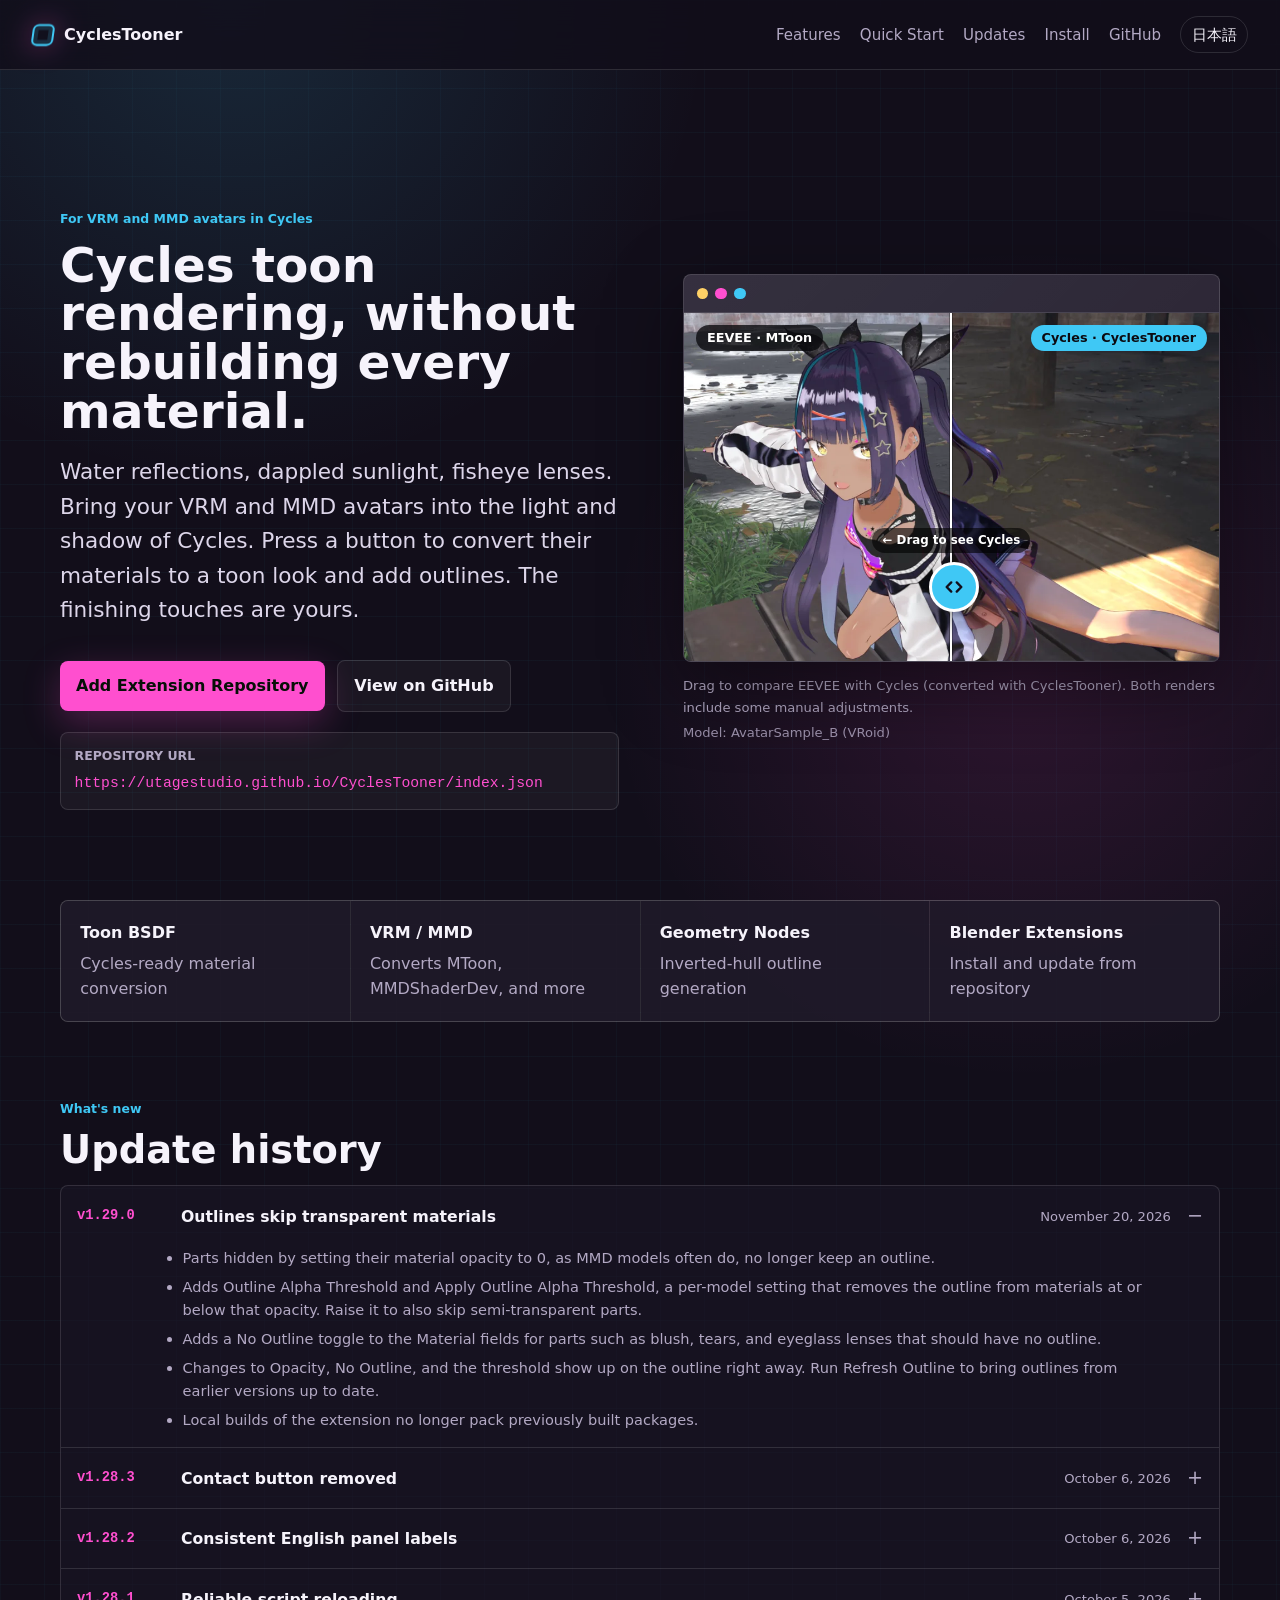
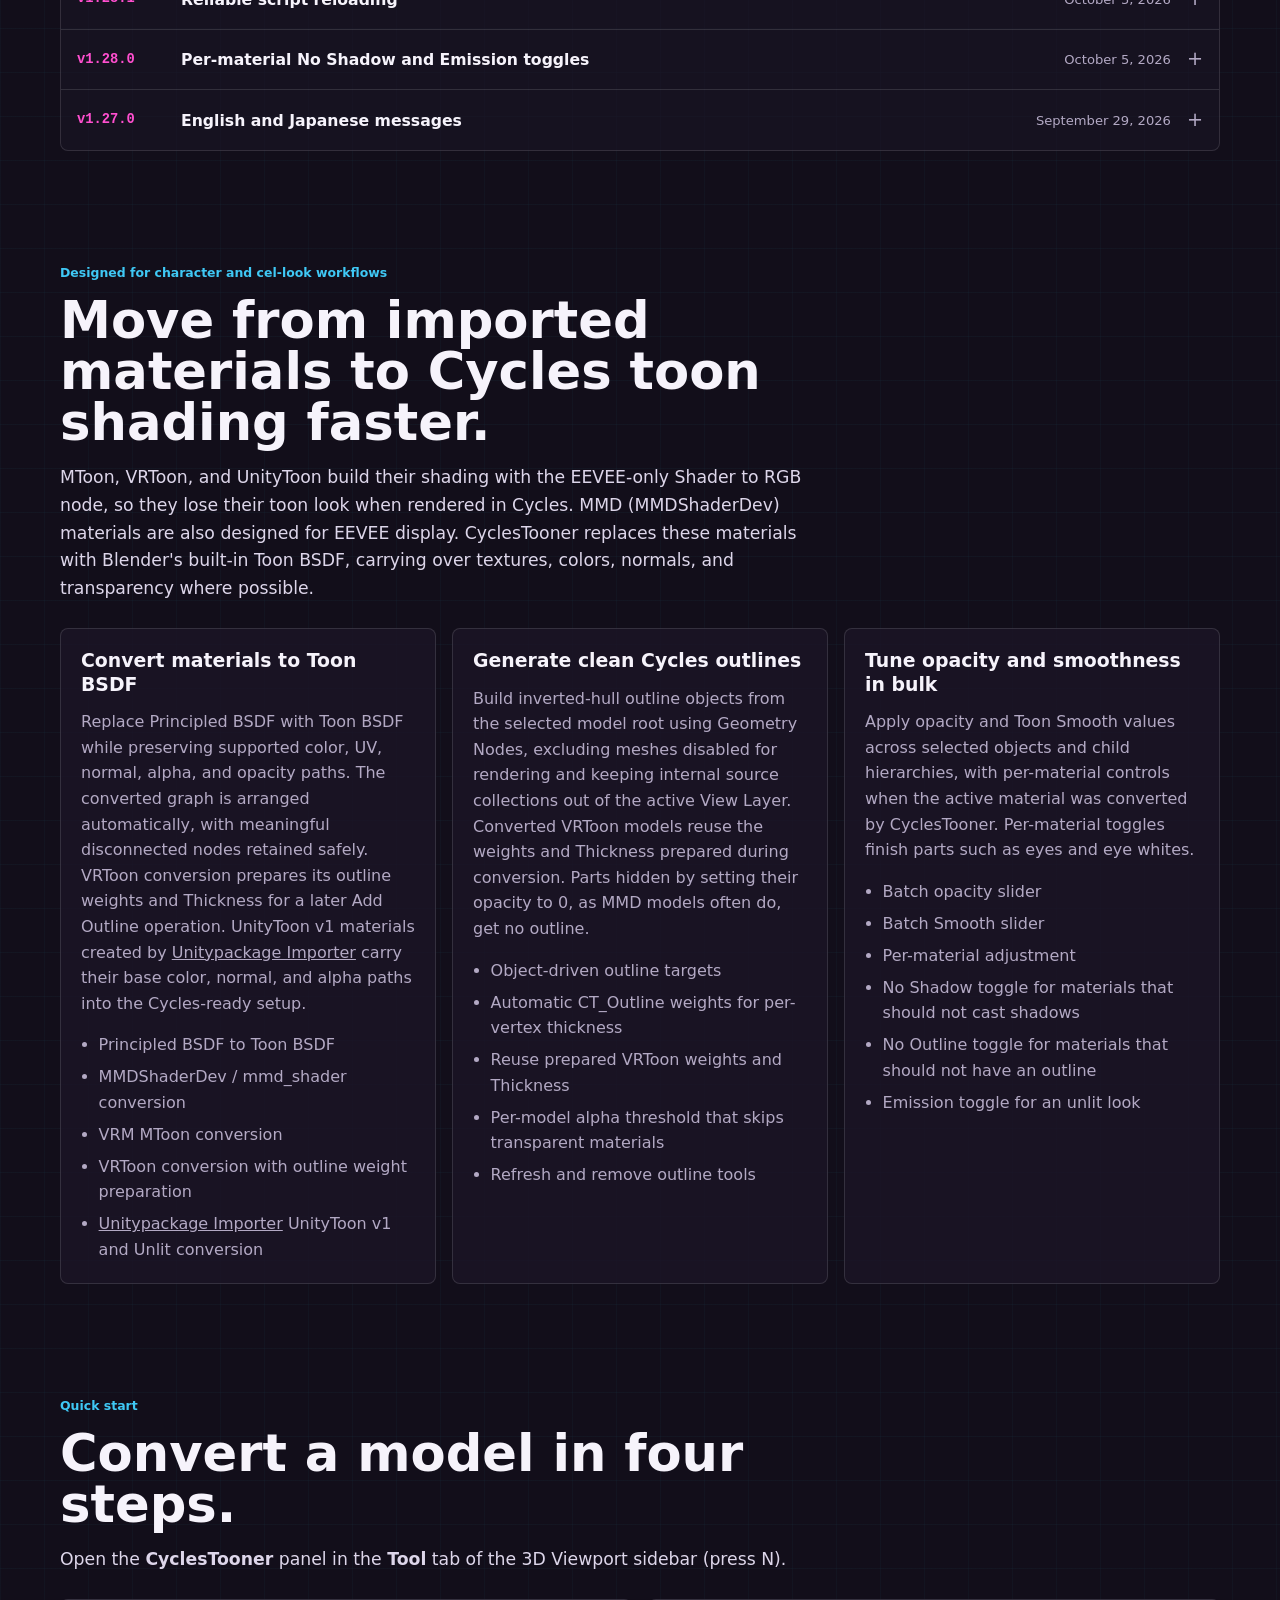
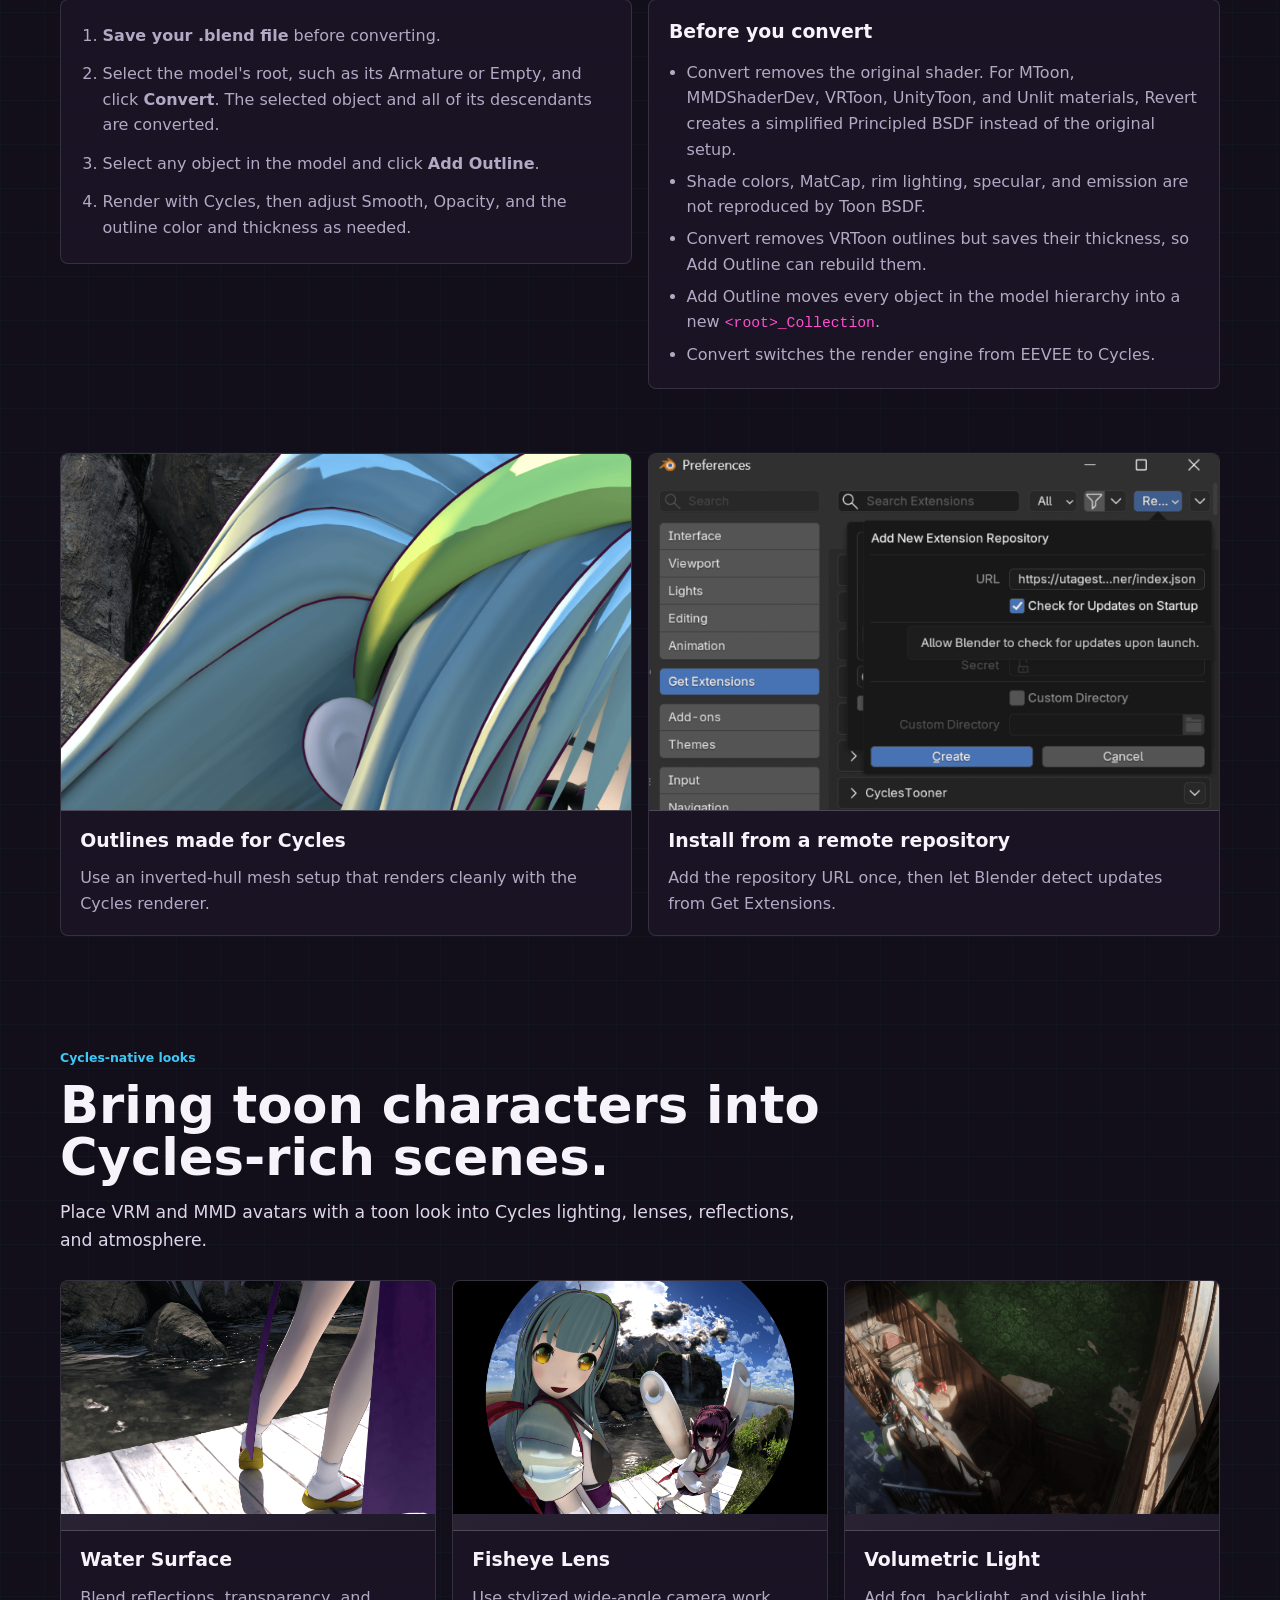
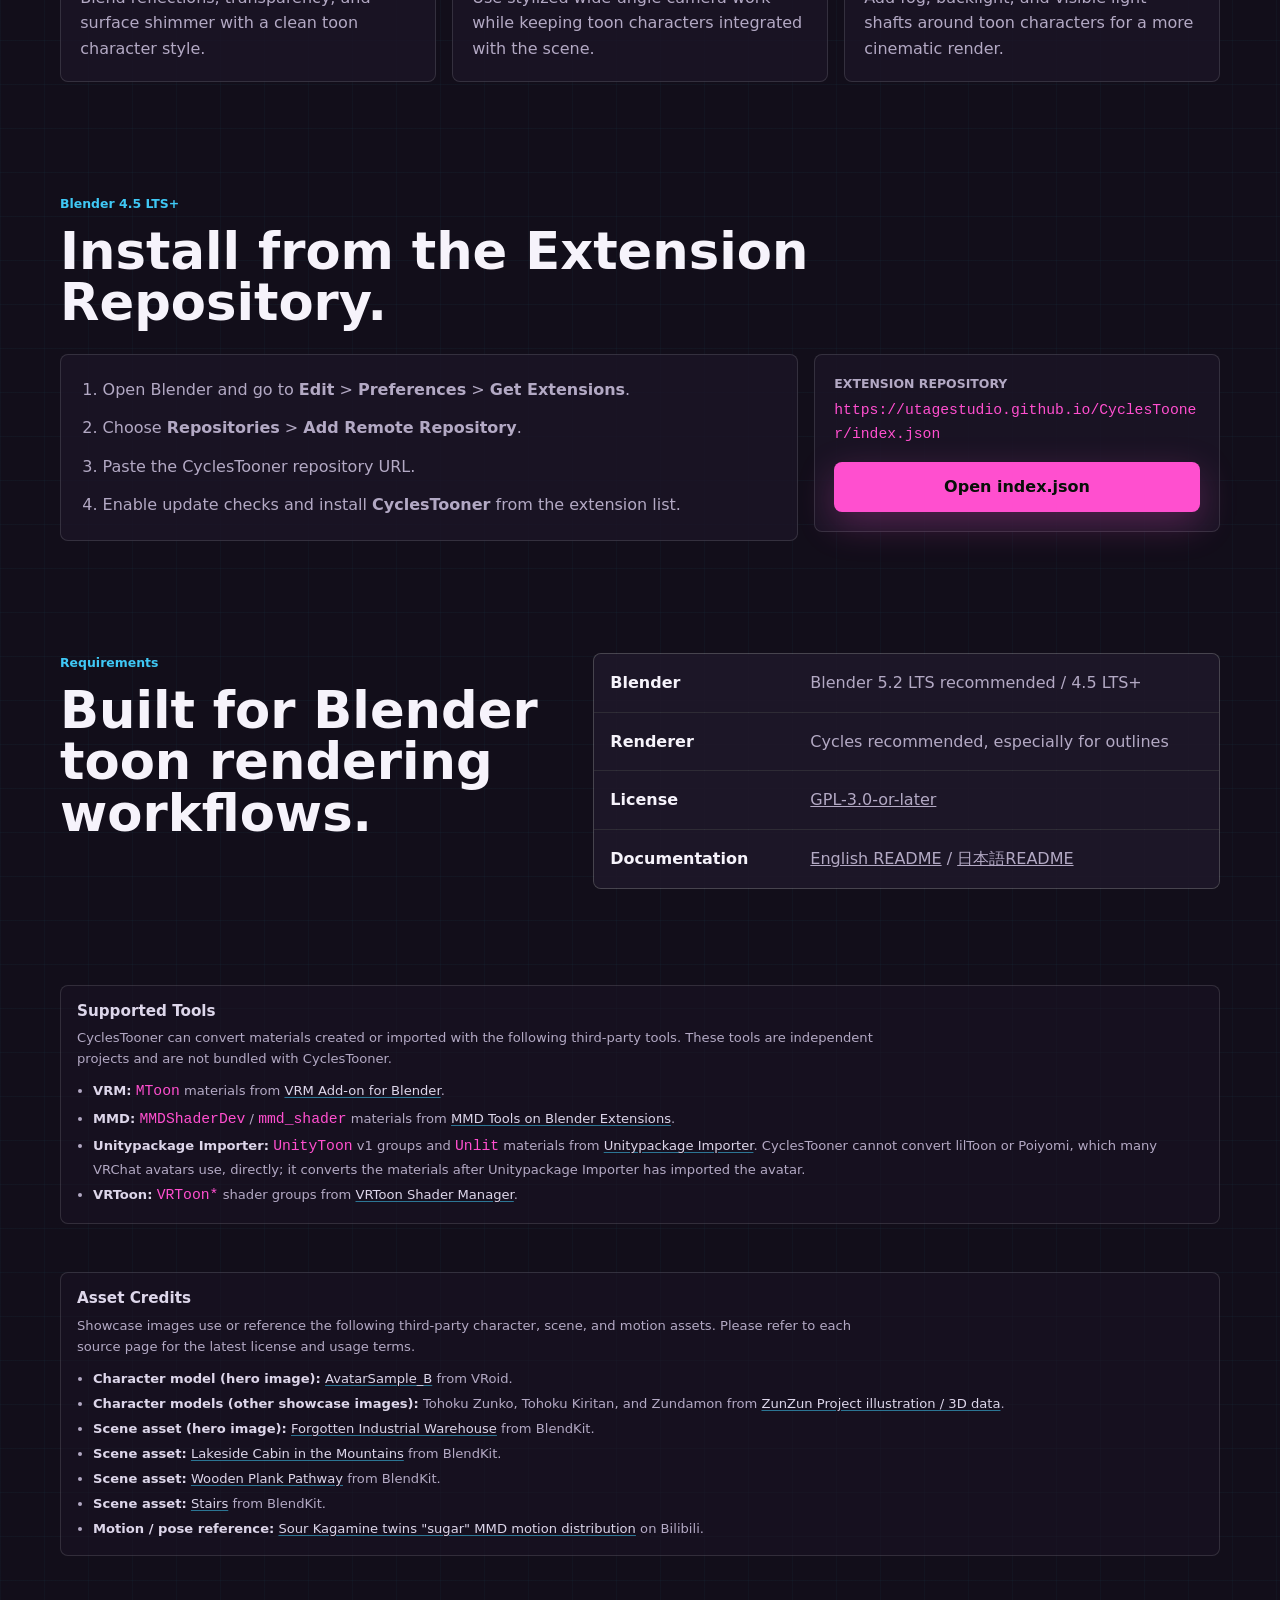
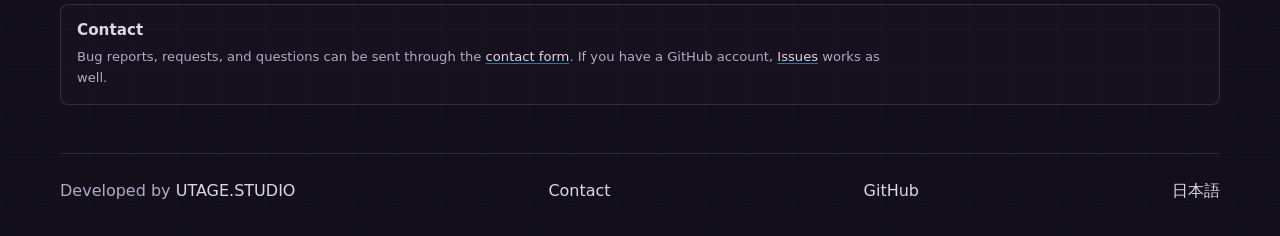
<file: .github/pages/index.html>
<!doctype html>
<html lang="en">
<head>
  <meta charset="utf-8">
  <meta name="viewport" content="width=device-width, initial-scale=1">
  <title>CyclesTooner - Blender Toon Shader Assistant for Cycles</title>
  <meta name="description" content="A Blender add-on for rendering VRM and MMD avatars with a toon look in Cycles. It replaces EEVEE-oriented shaders such as MToon and MMDShaderDev with Blender's built-in Toon BSDF and adds outlines that render in Cycles.">
  <link rel="canonical" href="https://utagestudio.github.io/CyclesTooner/">
  <link rel="alternate" hreflang="en" href="https://utagestudio.github.io/CyclesTooner/">
  <link rel="alternate" hreflang="ja" href="https://utagestudio.github.io/CyclesTooner/ja/">
  <link rel="alternate" hreflang="x-default" href="https://utagestudio.github.io/CyclesTooner/">
  <meta property="og:type" content="website">
  <meta property="og:url" content="https://utagestudio.github.io/CyclesTooner/">
  <meta property="og:title" content="CyclesTooner - Blender Toon Shader Assistant for Cycles">
  <meta property="og:description" content="Bring your VRM and MMD avatars into the light and shadow of Cycles. A Blender add-on that converts their materials to Toon BSDF and adds Cycles-ready outlines.">
  <meta property="og:site_name" content="CyclesTooner">
  <meta property="og:image" content="https://utagestudio.github.io/CyclesTooner/assets/og-image-en.png">
  <meta property="og:image:width" content="1200">
  <meta property="og:image:height" content="630">
  <meta property="og:image:alt" content="CyclesTooner: Cycles toon rendering, without rebuilding every material.">
  <meta name="twitter:card" content="summary_large_image">
  <meta name="twitter:title" content="CyclesTooner - Blender Toon Shader Assistant for Cycles">
  <meta name="twitter:description" content="Bring your VRM and MMD avatars into the light and shadow of Cycles. A Blender add-on that converts their materials to Toon BSDF and adds Cycles-ready outlines.">
  <meta name="twitter:image" content="https://utagestudio.github.io/CyclesTooner/assets/og-image-en.png">
  <link rel="stylesheet" href="assets/site.css">
  <script type="application/ld+json">
  {
    "@context": "https://schema.org",
    "@type": "SoftwareApplication",
    "name": "CyclesTooner",
    "applicationCategory": "DesignApplication",
    "operatingSystem": "Windows, macOS, Linux",
    "softwareRequirements": "Blender 4.5 LTS or later.",
    "description": "CyclesTooner converts Principled BSDF, MMDShaderDev, VRM MToon, VRToon, and Unitypackage Importer UnityToon materials to Toon BSDF and generates inverted-hull outlines for Cycles rendering.",
    "url": "https://utagestudio.github.io/CyclesTooner/",
    "downloadUrl": "https://utagestudio.github.io/CyclesTooner/index.json",
    "license": "https://www.gnu.org/licenses/gpl-3.0.en.html",
    "author": {
      "@type": "Organization",
      "name": "UTAGE.STUDIO",
      "url": "https://utage.studio/"
    }
  }
  </script>
</head>
<body>
  <header class="site-header">
    <a class="brand" href="./" aria-label="CyclesTooner home">
      <span class="brand-mark" aria-hidden="true"></span>
      <span>CyclesTooner</span>
    </a>
    <nav class="top-nav" aria-label="Primary navigation">
      <a href="#features">Features</a>
      <a href="#quick-start">Quick Start</a>
      <a href="#updates">Updates</a>
      <a href="#install">Install</a>
      <a href="https://github.com/utagestudio/CyclesTooner" target="_blank" rel="noopener noreferrer">GitHub</a>
      <a class="language-switch" href="ja/" lang="ja">日本語</a>
    </nav>
  </header>

  <main>
    <section class="hero">
      <div class="hero-copy">
        <p class="eyebrow">For VRM and MMD avatars in Cycles</p>
        <h1>Cycles toon rendering, without rebuilding every material.</h1>
        <p class="hero-lede">
          Water reflections, dappled sunlight, fisheye lenses. Bring your VRM and MMD avatars into the light and shadow of Cycles.
          Press a button to convert their materials to a toon look and add outlines. The finishing touches are yours.
        </p>
        <div class="hero-actions">
          <a class="button primary" href="#install">Add Extension Repository</a>
          <a class="button secondary" href="https://github.com/utagestudio/CyclesTooner" target="_blank" rel="noopener noreferrer">View on GitHub</a>
        </div>
        <div class="repo-url" aria-label="Blender extension repository URL">
          <span>Repository URL</span>
          <code>https://utagestudio.github.io/CyclesTooner/index.json</code>
        </div>
      </div>
      <div class="hero-visual">
        <figure class="hero-compare">
          <div class="viewport-frame ba-frame">
            <div class="viewport-toolbar">
              <span></span><span></span><span></span>
            </div>
            <div class="ba" style="--pos: 50%">
              <img class="ba-before" src="assets/hero-eevee.webp" srcset="assets/hero-eevee-960.webp 960w, assets/hero-eevee.webp 1920w" sizes="(max-width: 900px) 100vw, 560px" width="1920" height="1249" alt="An avatar rendered in EEVEE. The character keeps its MToon look, but the background has no sunlight">
              <img class="ba-after" src="assets/hero-cycles.webp" srcset="assets/hero-cycles-960.webp 960w, assets/hero-cycles.webp 1920w" sizes="(max-width: 900px) 100vw, 560px" width="1920" height="1249" alt="The same avatar converted with CyclesTooner and rendered in Cycles, with dappled sunlight falling on the face and body">
              <span class="ba-label ba-label-before">EEVEE · MToon</span>
              <span class="ba-label ba-label-after">Cycles · CyclesTooner</span>
              <input class="ba-range" type="range" min="0" max="100" value="50" aria-label="Slider comparing the EEVEE and Cycles renders">
              <span class="ba-handle" aria-hidden="true"><span class="ba-hint">← Drag to see Cycles</span></span>
            </div>
          </div>
          <figcaption>
            Drag to compare EEVEE with Cycles (converted with CyclesTooner). Both renders include some manual adjustments.
            <span class="credit">Model: AvatarSample_B (VRoid)</span>
          </figcaption>
        </figure>
      </div>
    </section>

    <section class="proof-strip" aria-label="Key capabilities">
      <div><strong>Toon BSDF</strong><span>Cycles-ready material conversion</span></div>
      <div><strong>VRM / MMD</strong><span>Converts MToon, MMDShaderDev, and more</span></div>
      <div><strong>Geometry Nodes</strong><span>Inverted-hull outline generation</span></div>
      <div><strong>Blender Extensions</strong><span>Install and update from repository</span></div>
    </section>

    <section id="updates" class="section updates-section" aria-labelledby="updates-title">
      <div class="updates-heading">
        <div>
          <p class="eyebrow">What's new</p>
          <h2 id="updates-title">Update history</h2>
        </div>
      </div>
      <div class="update-list">
        <details class="update-entry" open>
          <summary><span class="update-version">v1.29.0</span><strong>Outlines skip transparent materials</strong><time datetime="2026-11-20">November 20, 2026</time></summary>
          <ul>
            <li>Parts hidden by setting their material opacity to 0, as MMD models often do, no longer keep an outline.</li>
            <li>Adds Outline Alpha Threshold and Apply Outline Alpha Threshold, a per-model setting that removes the outline from materials at or below that opacity. Raise it to also skip semi-transparent parts.</li>
            <li>Adds a No Outline toggle to the Material fields for parts such as blush, tears, and eyeglass lenses that should have no outline.</li>
            <li>Changes to Opacity, No Outline, and the threshold show up on the outline right away. Run Refresh Outline to bring outlines from earlier versions up to date.</li>
            <li>Local builds of the extension no longer pack previously built packages.</li>
          </ul>
        </details>
        <details class="update-entry">
          <summary><span class="update-version">v1.28.3</span><strong>Contact button removed</strong><time datetime="2026-10-06">October 6, 2026</time></summary>
          <ul>
            <li>Removes the Contact button from the bottom of the panel, as requested in the Blender Extensions review. The add-on no longer opens any web page.</li>
            <li>The contact form and GitHub Issues are still available from the Contact section of this page and the README.</li>
          </ul>
        </details>
        <details class="update-entry">
          <summary><span class="update-version">v1.28.2</span><strong>Consistent English panel labels</strong><time datetime="2026-10-06">October 6, 2026</time></summary>
          <ul>
            <li>Panel buttons and fields now stay in English in every language, matching the documentation. With Blender set to Japanese, a few labels such as Convert, Revert, and Opacity were shown in Japanese while the rest stayed in English.</li>
            <li>Tooltips and operator messages still follow Blender's language setting.</li>
          </ul>
        </details>
        <details class="update-entry">
          <summary><span class="update-version">v1.28.1</span><strong>Reliable script reloading</strong><time datetime="2026-10-05">October 5, 2026</time></summary>
          <ul>
            <li>The add-on now loads and reloads its scripts the way Blender recommends for extensions, so Reload Scripts picks up every part of the add-on.</li>
            <li>Running the add-on's script directly from the Text Editor is no longer supported. Install it as an extension instead.</li>
          </ul>
        </details>
        <details class="update-entry">
          <summary><span class="update-version">v1.28.0</span><strong>Per-material No Shadow and Emission toggles</strong><time datetime="2026-10-05">October 5, 2026</time></summary>
          <ul>
            <li>Adds a No Shadow toggle to the Material fields that stops a converted material, such as an eye, from casting shadows in Cycles.</li>
            <li>Adds an Emission toggle with an Emission Factor slider that mixes in the material's own color without shading, so that parts such as eye whites keep their color in shade.</li>
            <li>Both toggles stay in place through Apply Opacity and a repeated Convert, and Revert removes them.</li>
            <li>Every converted material now has the CyclesTooner_AlphaOpacity node, so an alpha source can be connected after conversion. Materials converted earlier gain it on their next Convert or Apply Opacity.</li>
            <li>Fixes parts painted to a CT_Outline weight of 0 rendering with a faceted pattern or disappearing on GPU. Those faces now get no outline; run Refresh Outline to update existing outlines.</li>
            <li>Adds a Contact button at the bottom of the panel that opens the contact form in your language with the add-on version filled in.</li>
          </ul>
        </details>
        <details class="update-entry">
          <summary><span class="update-version">v1.27.0</span><strong>English and Japanese messages</strong><time datetime="2026-09-29">September 29, 2026</time></summary>
          <ul>
            <li>Operator messages, warnings, button tooltips, and property descriptions now follow Blender's language setting and appear in English or Japanese.</li>
            <li>Tooltips now explain each button instead of showing internal notes, and the Add Outline tooltip states that it is intended for converted models.</li>
            <li>Turning off report or tooltip translation in Preferences shows the English text.</li>
          </ul>
        </details>
      </div>
    </section>

    <section id="features" class="section">
      <div class="section-heading">
        <p class="eyebrow">Designed for character and cel-look workflows</p>
        <h2>Move from imported materials to Cycles toon shading faster.</h2>
        <p class="section-lede">
          MToon, VRToon, and UnityToon build their shading with the EEVEE-only Shader to RGB node, so they lose their toon look when rendered in Cycles.
          MMD (MMDShaderDev) materials are also designed for EEVEE display. CyclesTooner replaces these materials with Blender's built-in Toon BSDF,
          carrying over textures, colors, normals, and transparency where possible.
        </p>
      </div>
      <div class="feature-grid">
        <article class="feature-card">
          <h3>Convert materials to Toon BSDF</h3>
          <p>
            Replace Principled BSDF with Toon BSDF while preserving supported color, UV, normal, alpha,
            and opacity paths. The converted graph is arranged automatically, with meaningful disconnected
            nodes retained safely. VRToon conversion prepares its outline weights and Thickness for a later
            Add Outline operation. UnityToon v1 materials created by
            <a href="https://utagestudio.github.io/unitypackage_loader/" target="_blank" rel="noopener noreferrer">Unitypackage Importer</a>
            carry their base color, normal, and alpha paths into the Cycles-ready setup.
          </p>
          <ul>
            <li>Principled BSDF to Toon BSDF</li>
            <li>MMDShaderDev / mmd_shader conversion</li>
            <li>VRM MToon conversion</li>
            <li>VRToon conversion with outline weight preparation</li>
            <li><a href="https://utagestudio.github.io/unitypackage_loader/" target="_blank" rel="noopener noreferrer">Unitypackage Importer</a> UnityToon v1 and Unlit conversion</li>
          </ul>
        </article>
        <article class="feature-card">
          <h3>Generate clean Cycles outlines</h3>
          <p>
            Build inverted-hull outline objects from the selected model root using Geometry Nodes,
            excluding meshes disabled for rendering and keeping internal source collections out of the active View Layer.
            Converted VRToon models reuse the weights and Thickness prepared during conversion.
            Parts hidden by setting their opacity to 0, as MMD models often do, get no outline.
          </p>
          <ul>
            <li>Object-driven outline targets</li>
            <li>Automatic CT_Outline weights for per-vertex thickness</li>
            <li>Reuse prepared VRToon weights and Thickness</li>
            <li>Per-model alpha threshold that skips transparent materials</li>
            <li>Refresh and remove outline tools</li>
          </ul>
        </article>
        <article class="feature-card">
          <h3>Tune opacity and smoothness in bulk</h3>
          <p>
            Apply opacity and Toon Smooth values across selected objects and child hierarchies,
            with per-material controls when the active material was converted by CyclesTooner.
            Per-material toggles finish parts such as eyes and eye whites.
          </p>
          <ul>
            <li>Batch opacity slider</li>
            <li>Batch Smooth slider</li>
            <li>Per-material adjustment</li>
            <li>No Shadow toggle for materials that should not cast shadows</li>
            <li>No Outline toggle for materials that should not have an outline</li>
            <li>Emission toggle for an unlit look</li>
          </ul>
        </article>
      </div>
    </section>

    <section id="quick-start" class="section" aria-labelledby="quick-start-title">
      <div class="section-heading">
        <p class="eyebrow">Quick start</p>
        <h2 id="quick-start-title">Convert a model in four steps.</h2>
        <p class="section-lede">Open the <strong>CyclesTooner</strong> panel in the <strong>Tool</strong> tab of the 3D Viewport sidebar (press N).</p>
      </div>
      <div class="guide-layout">
        <div class="install-steps">
          <ol>
            <li><strong>Save your .blend file</strong> before converting.</li>
            <li>Select the model's root, such as its Armature or Empty, and click <strong>Convert</strong>. The selected object and all of its descendants are converted.</li>
            <li>Select any object in the model and click <strong>Add Outline</strong>.</li>
            <li>Render with Cycles, then adjust Smooth, Opacity, and the outline color and thickness as needed.</li>
          </ol>
        </div>
        <article class="feature-card">
          <h3>Before you convert</h3>
          <ul>
            <li>Convert removes the original shader. For MToon, MMDShaderDev, VRToon, UnityToon, and Unlit materials, Revert creates a simplified Principled BSDF instead of the original setup.</li>
            <li>Shade colors, MatCap, rim lighting, specular, and emission are not reproduced by Toon BSDF.</li>
            <li>Convert removes VRToon outlines but saves their thickness, so Add Outline can rebuild them.</li>
            <li>Add Outline moves every object in the model hierarchy into a new <code>&lt;root&gt;_Collection</code>.</li>
            <li>Convert switches the render engine from EEVEE to Cycles.</li>
          </ul>
        </article>
      </div>
    </section>

    <section class="showcase-grid" aria-label="Screenshot showcase">
      <div class="screenshot-card">
        <div class="image-shell image-loading">
          <img src="assets/outline-generator.png" alt="CyclesTooner generated outline preview in Blender" onload="this.parentElement.classList.remove('image-loading');" onerror="this.parentElement.classList.add('image-error'); this.remove();">
          <div class="screenshot-placeholder">
            <span>Preview unavailable</span>
            <strong>Outline Generator</strong>
          </div>
        </div>
        <h3>Outlines made for Cycles</h3>
        <p>Use an inverted-hull mesh setup that renders cleanly with the Cycles renderer.</p>
      </div>
      <div class="screenshot-card">
        <div class="image-shell image-loading">
          <img src="assets/extension-install.png" alt="CyclesTooner listed in Blender Get Extensions" onload="this.parentElement.classList.remove('image-loading');" onerror="this.parentElement.classList.add('image-error'); this.remove();">
          <div class="screenshot-placeholder">
            <span>Preview unavailable</span>
            <strong>Blender Extensions Install</strong>
          </div>
        </div>
        <h3>Install from a remote repository</h3>
        <p>Add the repository URL once, then let Blender detect updates from Get Extensions.</p>
      </div>
    </section>

    <section class="section cycles-section" aria-labelledby="cycles-looks-title">
      <div class="section-heading">
        <p class="eyebrow">Cycles-native looks</p>
        <h2 id="cycles-looks-title">Bring toon characters into Cycles-rich scenes.</h2>
        <p class="section-lede">
          Place VRM and MMD avatars with a toon look into Cycles lighting, lenses, reflections,
          and atmosphere.
        </p>
      </div>
      <div class="cycles-look-grid">
        <article class="look-card">
          <div class="image-shell image-loading">
            <img src="assets/cycles-water.png" alt="Toon character beside reflective water rendered in Cycles" onload="this.parentElement.classList.remove('image-loading');" onerror="this.parentElement.classList.add('image-error'); this.remove();">
            <div class="screenshot-placeholder">
              <span>Preview unavailable</span>
              <strong>Water Surface</strong>
            </div>
          </div>
          <h3>Water Surface</h3>
          <p>Blend reflections, transparency, and surface shimmer with a clean toon character style.</p>
        </article>
        <article class="look-card">
          <div class="image-shell image-loading">
            <img src="assets/cycles-fisheye.png" alt="Toon character rendered with a fisheye lens effect in Cycles" onload="this.parentElement.classList.remove('image-loading');" onerror="this.parentElement.classList.add('image-error'); this.remove();">
            <div class="screenshot-placeholder">
              <span>Preview unavailable</span>
              <strong>Fisheye Lens</strong>
            </div>
          </div>
          <h3>Fisheye Lens</h3>
          <p>Use stylized wide-angle camera work while keeping toon characters integrated with the scene.</p>
        </article>
        <article class="look-card">
          <div class="image-shell image-loading">
            <img src="assets/cycles-volumetric.png" alt="Toon character in volumetric light and fog rendered in Cycles" onload="this.parentElement.classList.remove('image-loading');" onerror="this.parentElement.classList.add('image-error'); this.remove();">
            <div class="screenshot-placeholder">
              <span>Preview unavailable</span>
              <strong>Volumetric Light</strong>
            </div>
          </div>
          <h3>Volumetric Light</h3>
          <p>Add fog, backlight, and visible light shafts around toon characters for a more cinematic render.</p>
        </article>
      </div>
    </section>

    <section id="install" class="section install-section">
      <div class="section-heading">
        <p class="eyebrow">Blender 4.5 LTS+</p>
        <h2>Install from the Extension Repository.</h2>
      </div>
      <div class="install-layout">
        <div class="install-steps">
          <ol>
            <li>Open Blender and go to <strong>Edit</strong> &gt; <strong>Preferences</strong> &gt; <strong>Get Extensions</strong>.</li>
            <li>Choose <strong>Repositories</strong> &gt; <strong>Add Remote Repository</strong>.</li>
            <li>Paste the CyclesTooner repository URL.</li>
            <li>Enable update checks and install <strong>CyclesTooner</strong> from the extension list.</li>
          </ol>
        </div>
        <div class="install-panel">
          <span>Extension repository</span>
          <code>https://utagestudio.github.io/CyclesTooner/index.json</code>
          <a class="button primary" href="index.json">Open index.json</a>
        </div>
      </div>
    </section>

    <section class="section requirements">
      <div>
        <p class="eyebrow">Requirements</p>
        <h2>Built for Blender toon rendering workflows.</h2>
      </div>
      <dl>
        <div>
          <dt>Blender</dt>
          <dd>Blender 5.2 LTS recommended / 4.5 LTS+</dd>
        </div>
        <div>
          <dt>Renderer</dt>
          <dd>Cycles recommended, especially for outlines</dd>
        </div>
        <div>
          <dt>License</dt>
          <dd><a href="https://github.com/utagestudio/CyclesTooner/blob/main/LICENSE" target="_blank" rel="noopener noreferrer">GPL-3.0-or-later</a></dd>
        </div>
        <div>
          <dt>Documentation</dt>
          <dd><a href="https://github.com/utagestudio/CyclesTooner/blob/main/README_en.md" target="_blank" rel="noopener noreferrer">English README</a> / <a href="https://github.com/utagestudio/CyclesTooner/blob/main/README.md" lang="ja" target="_blank" rel="noopener noreferrer">日本語README</a></dd>
        </div>
      </dl>
    </section>

    <section class="asset-credits" aria-labelledby="supported-tools-title">
      <h2 id="supported-tools-title">Supported Tools</h2>
      <p>
        CyclesTooner can convert materials created or imported with the following third-party tools.
        These tools are independent projects and are not bundled with CyclesTooner.
      </p>
      <ul>
        <li><span>VRM:</span> <code>MToon</code> materials from <a href="https://vrm-addon-for-blender.info/en-us/" target="_blank" rel="noopener noreferrer">VRM Add-on for Blender</a>.</li>
        <li><span>MMD:</span> <code>MMDShaderDev</code> / <code>mmd_shader</code> materials from <a href="https://extensions.blender.org/add-ons/mmd-tools/" target="_blank" rel="noopener noreferrer">MMD Tools on Blender Extensions</a>.</li>
        <li><span>Unitypackage Importer:</span> <code>UnityToon</code> v1 groups and <code>Unlit</code> materials from <a href="https://utagestudio.github.io/unitypackage_loader/" target="_blank" rel="noopener noreferrer">Unitypackage Importer</a>. CyclesTooner cannot convert lilToon or Poiyomi, which many VRChat avatars use, directly; it converts the materials after Unitypackage Importer has imported the avatar.</li>
        <li><span>VRToon:</span> <code>VRToon*</code> shader groups from <a href="https://kafuji.github.io/Sakura-Creative-Suite/en/addons/VRToon_Shader_Manager/" target="_blank" rel="noopener noreferrer">VRToon Shader Manager</a>.</li>
      </ul>
    </section>

    <section class="asset-credits" aria-labelledby="asset-credits-title">
      <h2 id="asset-credits-title">Asset Credits</h2>
      <p>
        Showcase images use or reference the following third-party character, scene, and motion assets.
        Please refer to each source page for the latest license and usage terms.
      </p>
      <ul>
        <li><span>Character model (hero image):</span> <a href="https://hub.vroid.com/characters/7939147878897061040/models/2292219474373673889" target="_blank" rel="noopener noreferrer">AvatarSample_B</a> from VRoid.</li>
        <li><span>Character models (other showcase images):</span> Tohoku Zunko, Tohoku Kiritan, and Zundamon from <a href="https://zunko.jp/con_illust.html" target="_blank" rel="noopener noreferrer">ZunZun Project illustration / 3D data</a>.</li>
        <li><span>Scene asset (hero image):</span> <a href="https://www.blendkit.com/asset-gallery-detail/9cb181dc-d05a-42c0-880c-5949918ce392/" target="_blank" rel="noopener noreferrer">Forgotten Industrial Warehouse</a> from BlendKit.</li>
        <li><span>Scene asset:</span> <a href="https://www.blendkit.com/asset-gallery-detail/93521daa-0e2b-4f97-b959-feb7bc019ba5/" target="_blank" rel="noopener noreferrer">Lakeside Cabin in the Mountains</a> from BlendKit.</li>
        <li><span>Scene asset:</span> <a href="https://www.blendkit.com/asset-gallery-detail/f87cf4ab-eb35-4e06-b4ce-f8dd0f4a4ac3/" target="_blank" rel="noopener noreferrer">Wooden Plank Pathway</a> from BlendKit.</li>
        <li><span>Scene asset:</span> <a href="https://www.blendkit.com/asset-gallery-detail/bda016a4-4f01-4b1c-aa8f-95e9dd09c607/" target="_blank" rel="noopener noreferrer">Stairs</a> from BlendKit.</li>
        <li><span>Motion / pose reference:</span> <a href="https://www.bilibili.com/video/BV1464y1T7hM/" target="_blank" rel="noopener noreferrer">Sour Kagamine twins "sugar" MMD motion distribution</a> on Bilibili.</li>
      </ul>
    </section>

    <section class="asset-credits" id="contact" aria-labelledby="contact-title">
      <h2 id="contact-title">Contact</h2>
      <p>
        Bug reports, requests, and questions can be sent through the <a href="https://tally.so/r/KYqY78?product=CyclesTooner" target="_blank" rel="noopener noreferrer">contact form</a>.
        If you have a GitHub account, <a href="https://github.com/utagestudio/CyclesTooner/issues" target="_blank" rel="noopener noreferrer">Issues</a> works as well.
      </p>
    </section>
  </main>

  <footer class="site-footer">
    <span>Developed by <a href="https://utage.studio/" target="_blank" rel="noopener noreferrer">UTAGE.STUDIO</a></span>
    <a href="https://tally.so/r/KYqY78?product=CyclesTooner" target="_blank" rel="noopener noreferrer">Contact</a>
    <a href="https://github.com/utagestudio/CyclesTooner" target="_blank" rel="noopener noreferrer">GitHub</a>
    <a href="ja/" lang="ja">日本語</a>
  </footer>
  <script src="assets/site.js"></script>
</body>
</html>
</file>
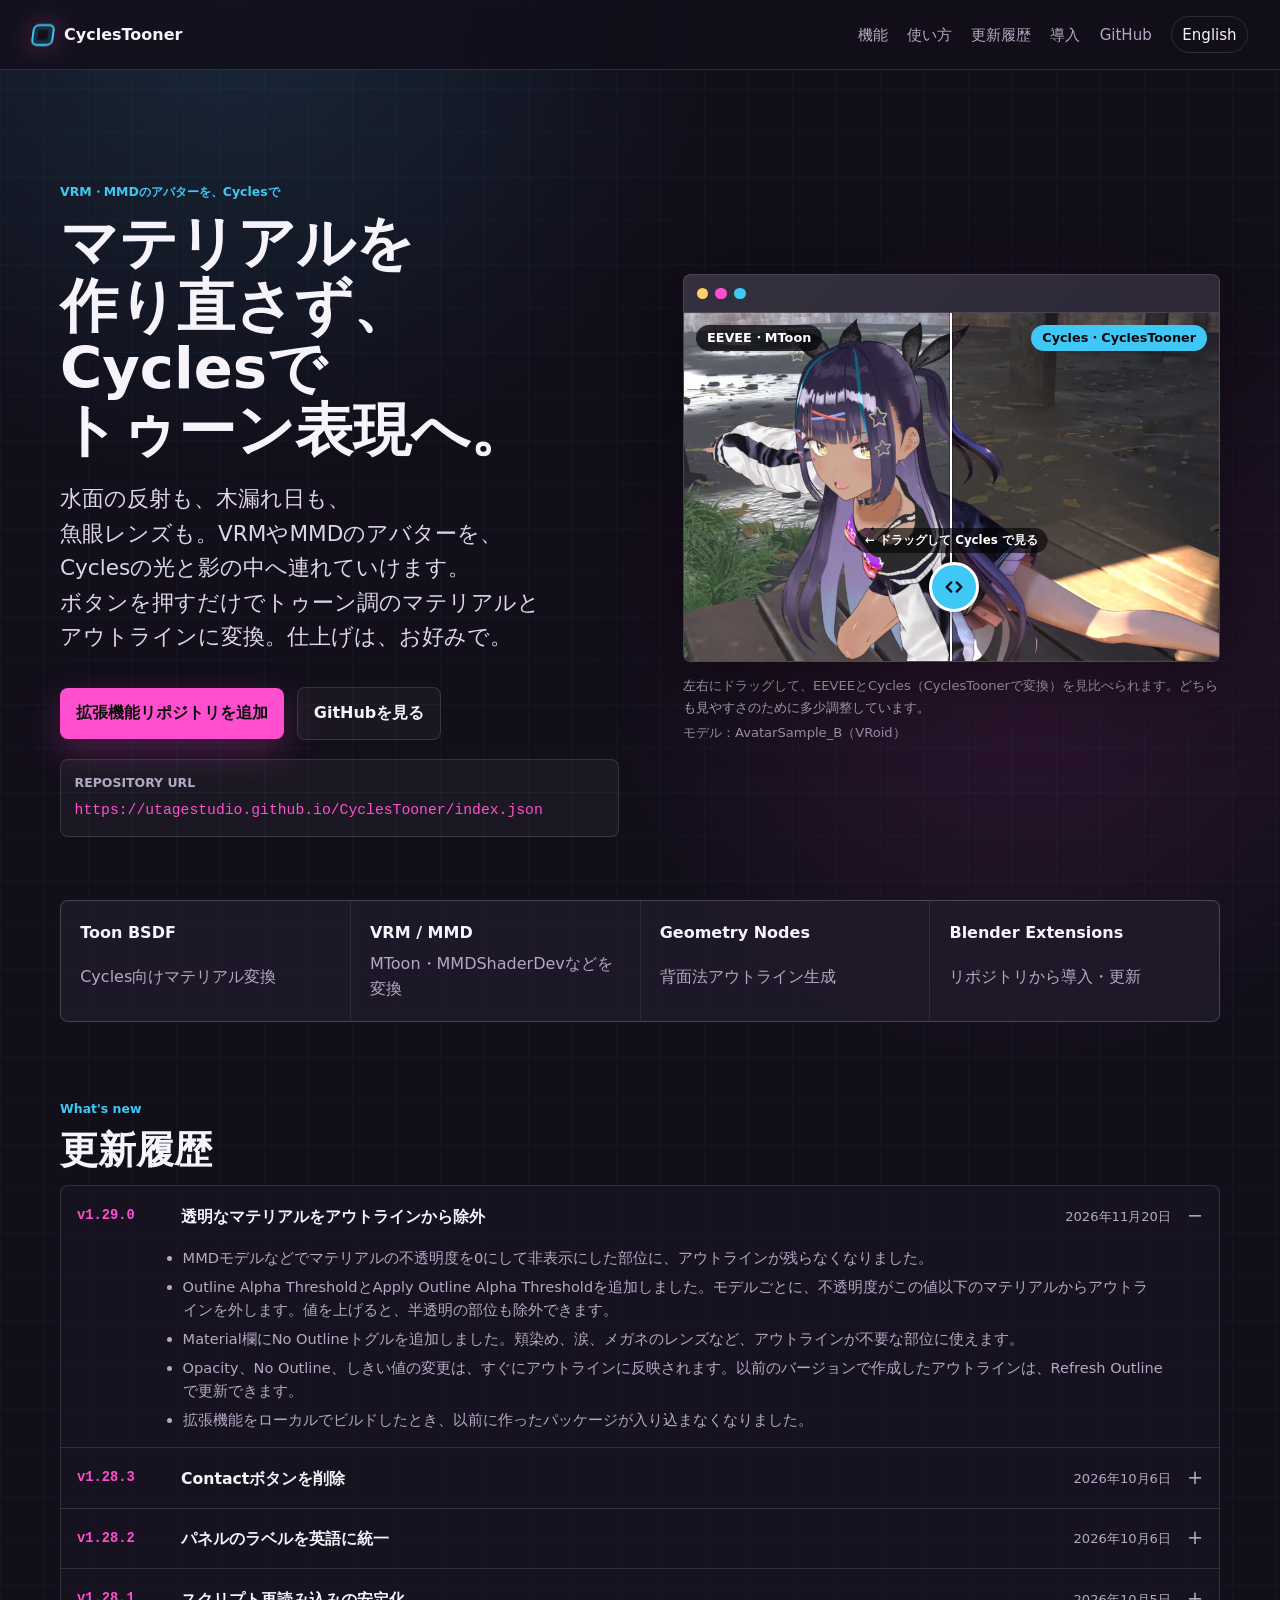
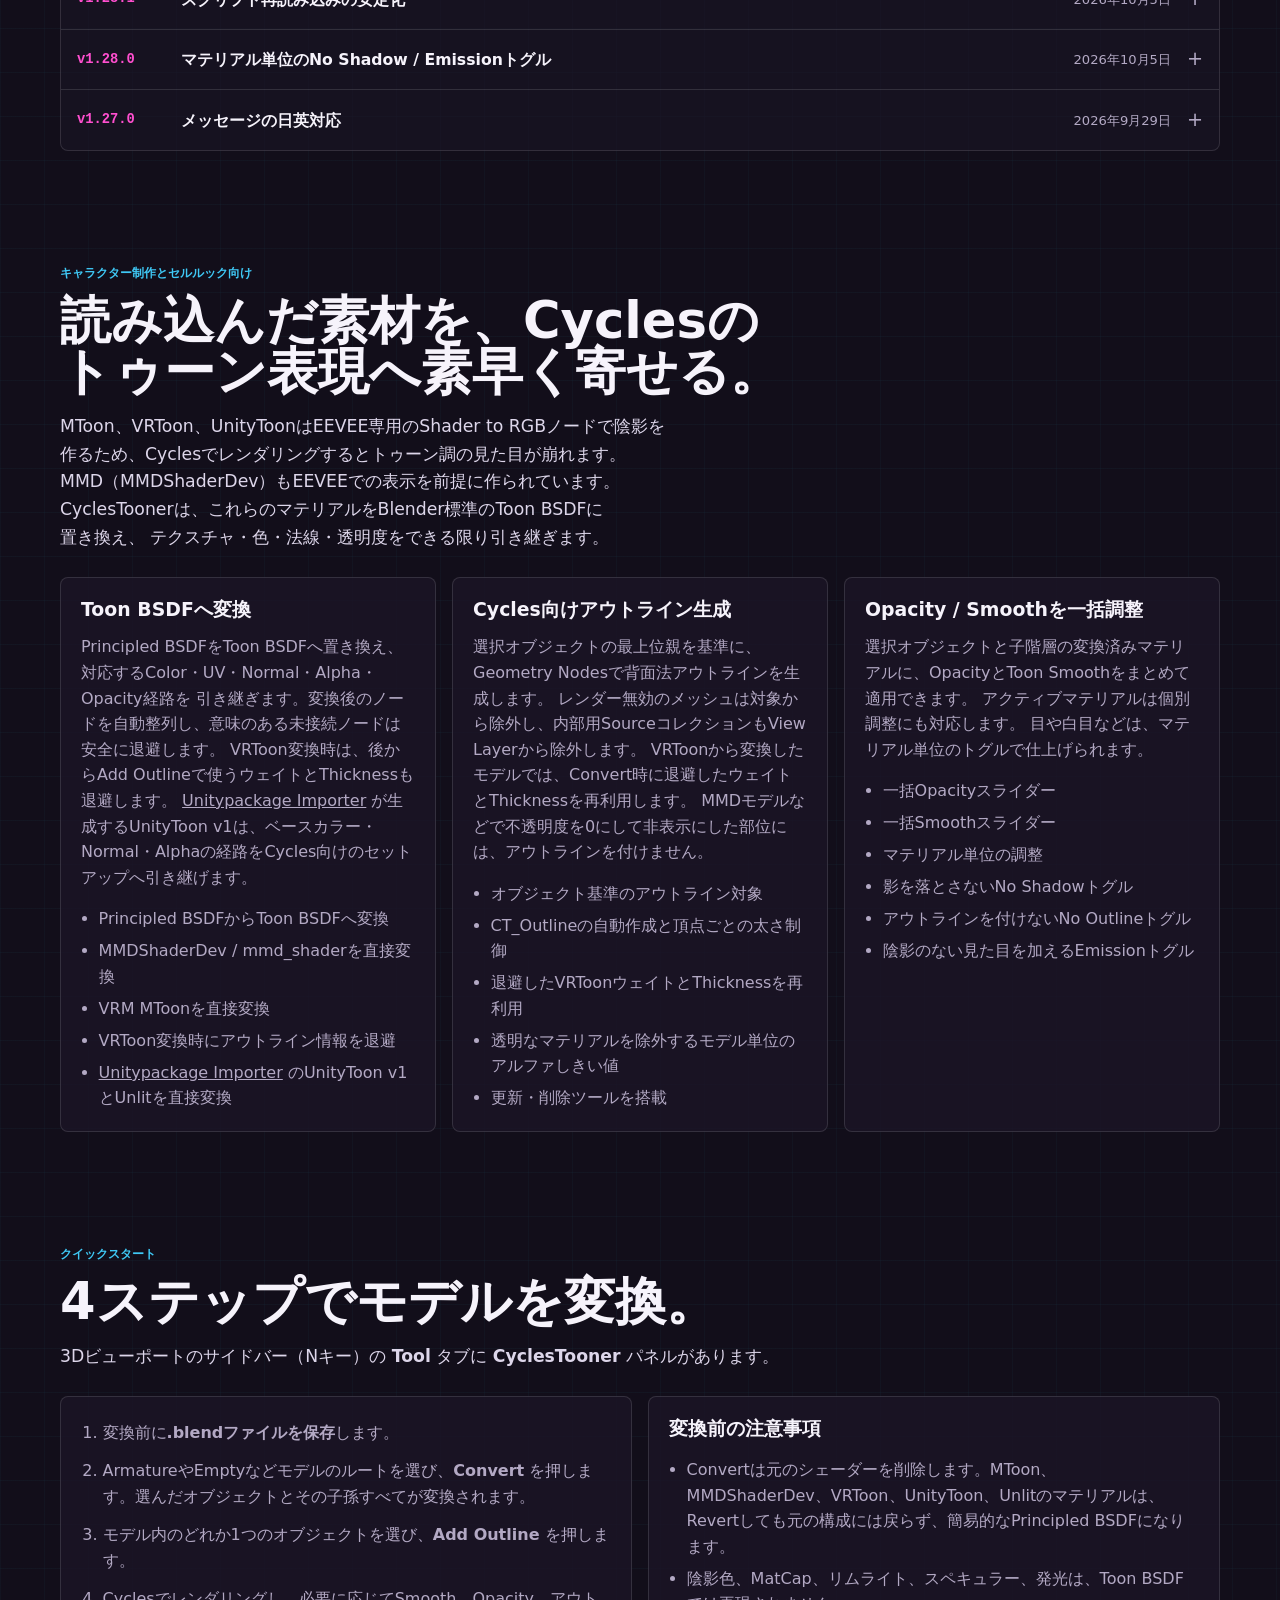
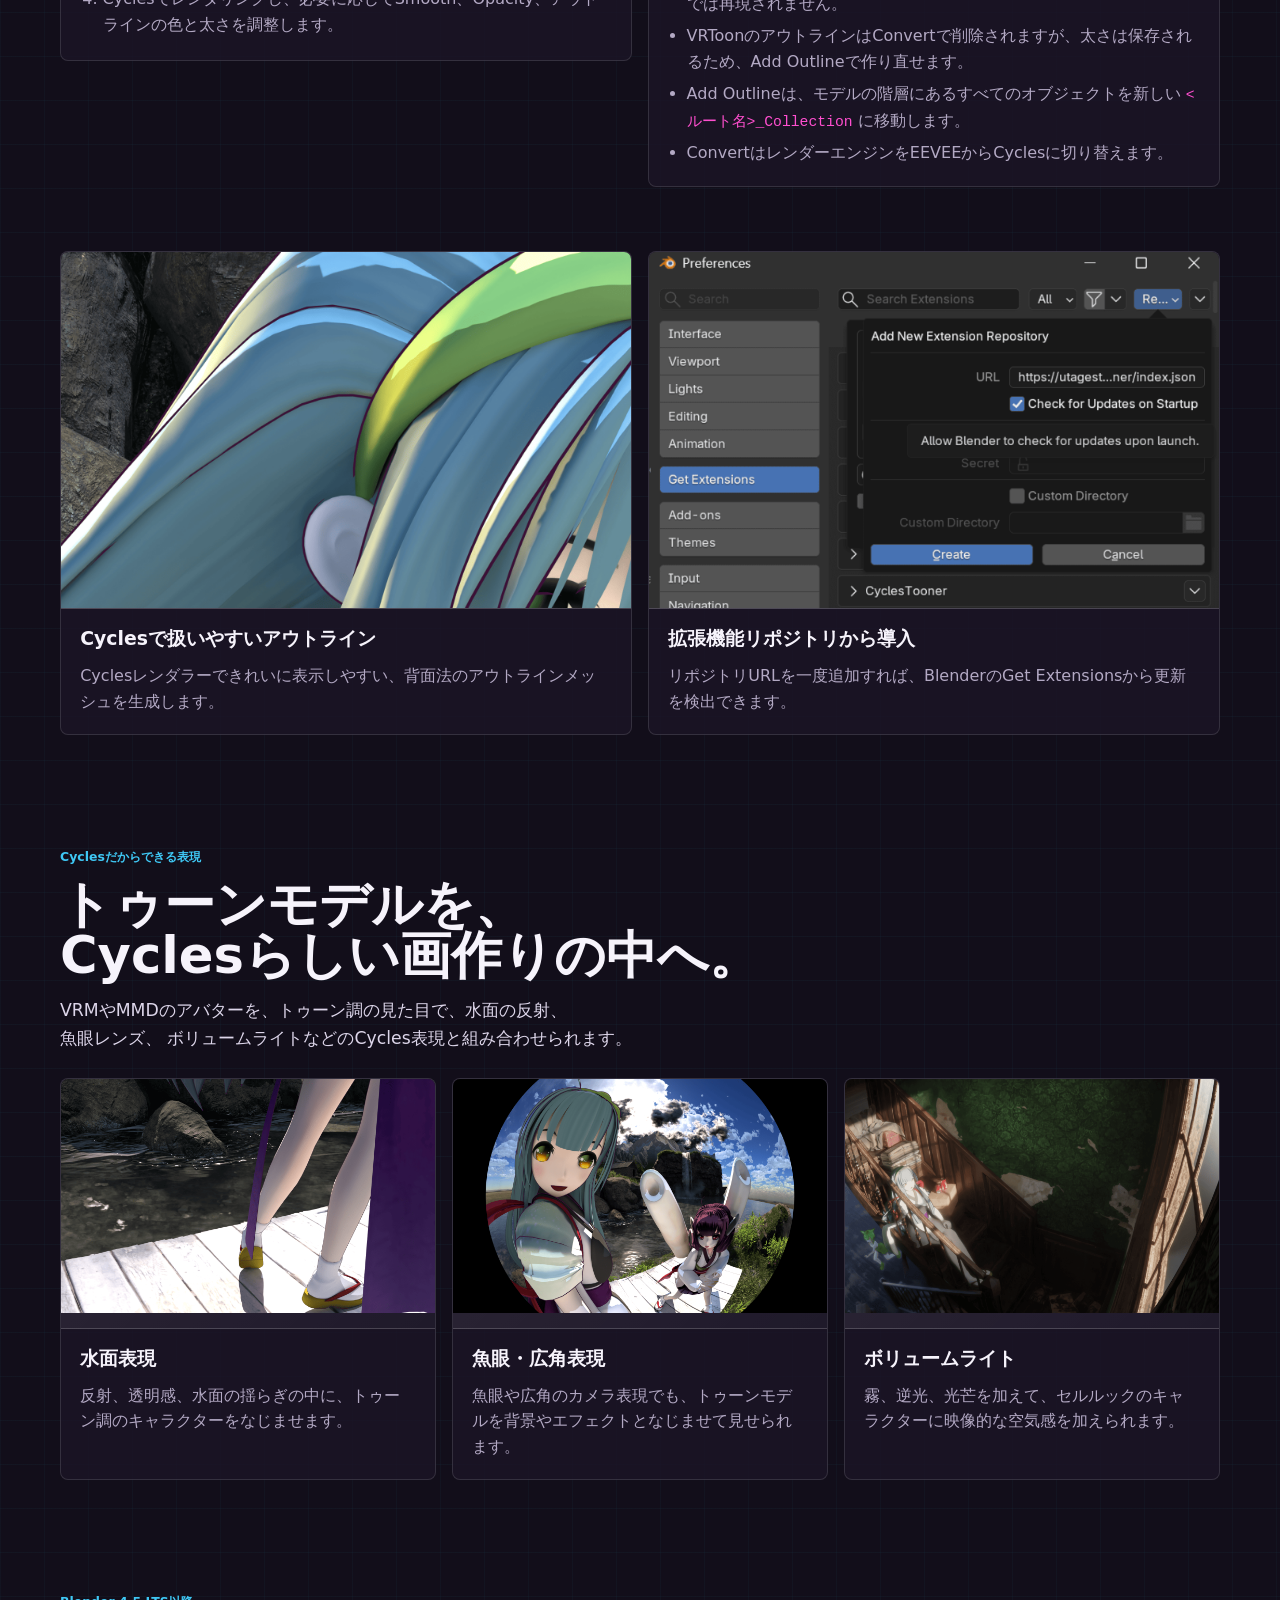
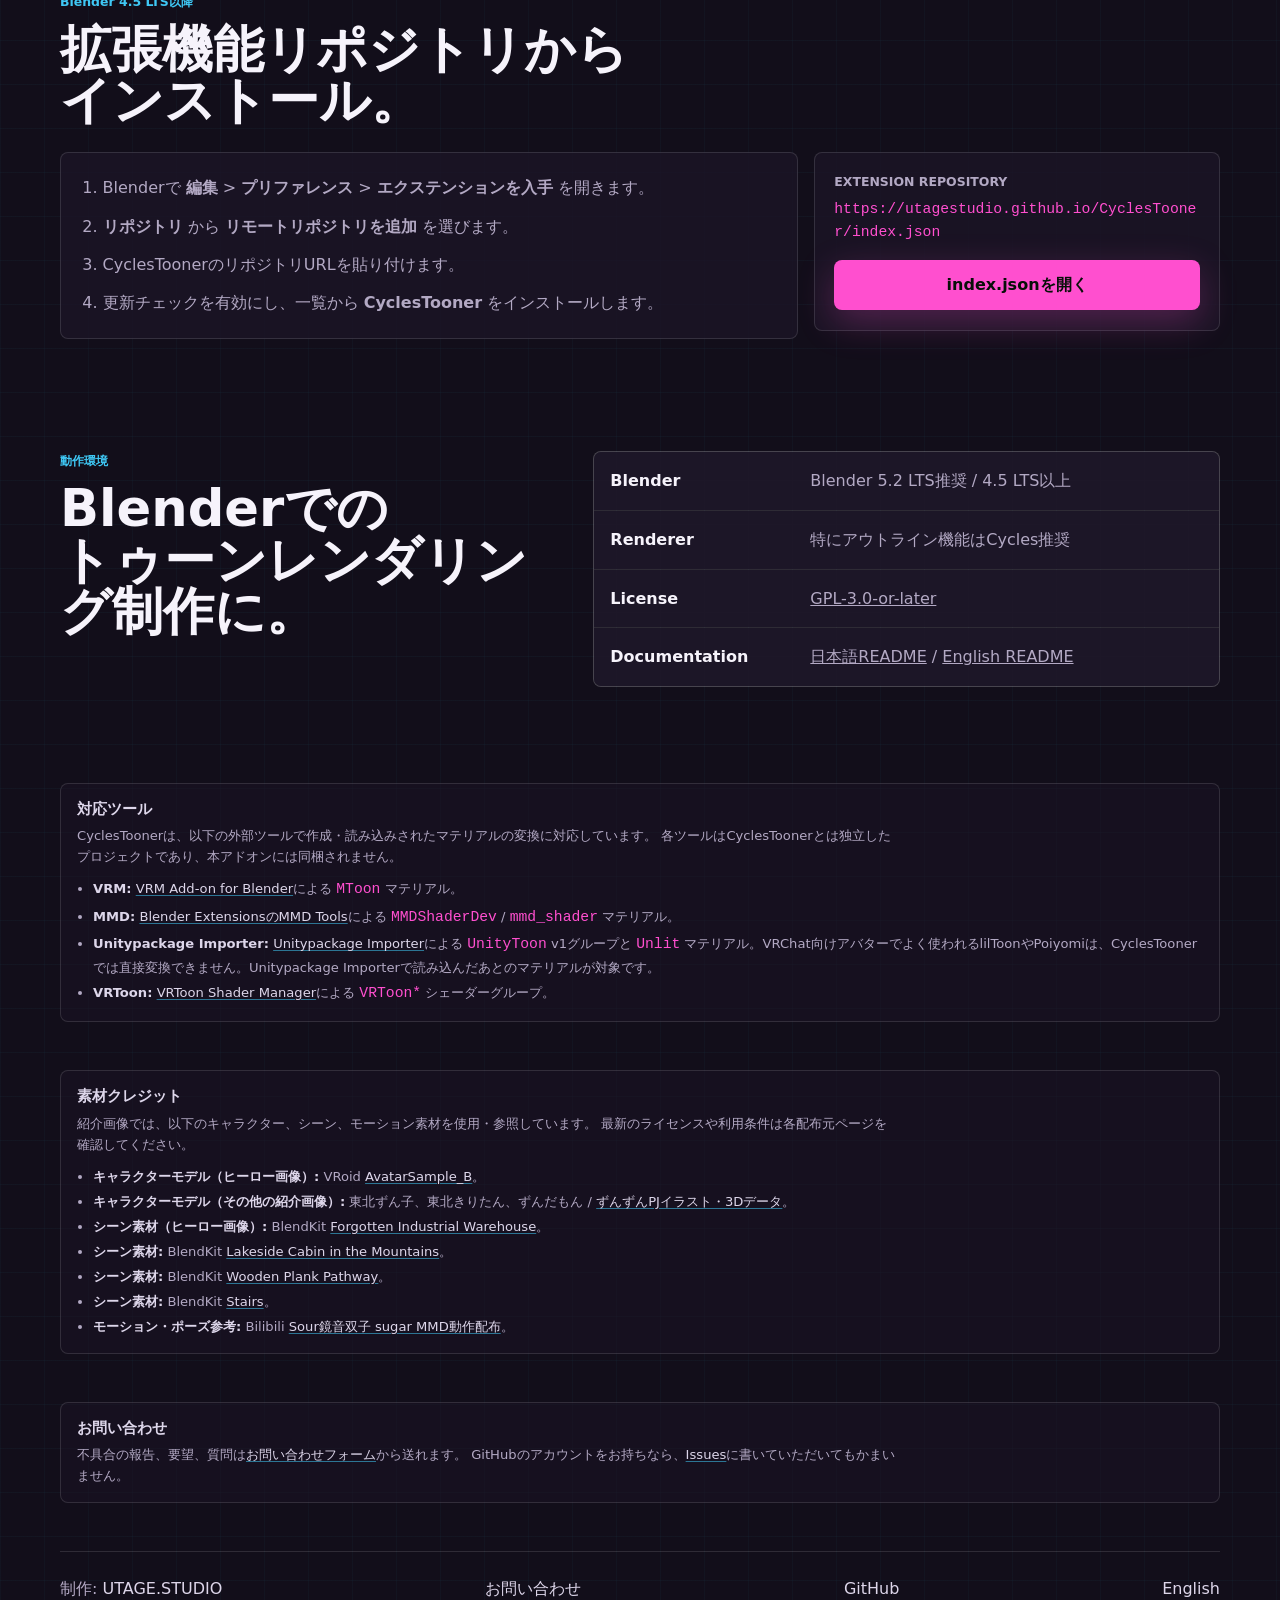
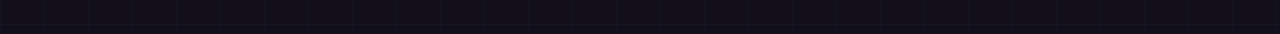
<file: .github/pages/ja/index.html>
<!doctype html>
<html lang="ja">
<head>
  <meta charset="utf-8">
  <meta name="viewport" content="width=device-width, initial-scale=1">
  <title>CyclesTooner - Blender Cycles向けトゥーンシェーダー補助アドオン</title>
  <meta name="description" content="VRMやMMDのアバターを、Cyclesでトゥーン調にレンダリングするためのBlenderアドオンです。MToonやMMDShaderDevなどEEVEE向けのシェーダーをBlender標準のToon BSDFに置き換え、Cycles向けのアウトラインを作ります。">
  <link rel="canonical" href="https://utagestudio.github.io/CyclesTooner/ja/">
  <link rel="alternate" hreflang="en" href="https://utagestudio.github.io/CyclesTooner/">
  <link rel="alternate" hreflang="ja" href="https://utagestudio.github.io/CyclesTooner/ja/">
  <link rel="alternate" hreflang="x-default" href="https://utagestudio.github.io/CyclesTooner/">
  <meta property="og:type" content="website">
  <meta property="og:url" content="https://utagestudio.github.io/CyclesTooner/ja/">
  <meta property="og:title" content="CyclesTooner - Blender Cycles向けトゥーンシェーダー補助アドオン">
  <meta property="og:description" content="VRMやMMDのアバターを、Cyclesの光と影の中へ。マテリアルをToon BSDFに変換し、Cycles向けのアウトラインを作るBlenderアドオンです。">
  <meta property="og:site_name" content="CyclesTooner">
  <meta property="og:image" content="https://utagestudio.github.io/CyclesTooner/assets/og-image-ja.png">
  <meta property="og:image:width" content="1200">
  <meta property="og:image:height" content="630">
  <meta property="og:image:alt" content="CyclesTooner: マテリアルを作り直さず、Cyclesでトゥーン表現へ。">
  <meta name="twitter:card" content="summary_large_image">
  <meta name="twitter:title" content="CyclesTooner - Blender Cycles向けトゥーンシェーダー補助アドオン">
  <meta name="twitter:description" content="VRMやMMDのアバターを、Cyclesの光と影の中へ。マテリアルをToon BSDFに変換し、Cycles向けのアウトラインを作るBlenderアドオンです。">
  <meta name="twitter:image" content="https://utagestudio.github.io/CyclesTooner/assets/og-image-ja.png">
  <link rel="stylesheet" href="../assets/site.css">
  <script type="application/ld+json">
  {
    "@context": "https://schema.org",
    "@type": "SoftwareApplication",
    "name": "CyclesTooner",
    "applicationCategory": "DesignApplication",
    "operatingSystem": "Windows, macOS, Linux",
    "softwareRequirements": "Blender 4.5 LTS以降。",
    "description": "CyclesToonerは、Principled BSDF、MMDShaderDev、VRM MToon、VRToon、Unitypackage ImporterのUnityToonマテリアルをToon BSDFへ変換し、Cycles向けの背面法アウトラインを生成するBlenderアドオンです。",
    "url": "https://utagestudio.github.io/CyclesTooner/ja/",
    "downloadUrl": "https://utagestudio.github.io/CyclesTooner/index.json",
    "license": "https://www.gnu.org/licenses/gpl-3.0.ja.html",
    "author": {
      "@type": "Organization",
      "name": "UTAGE.STUDIO",
      "url": "https://utage.studio/"
    }
  }
  </script>
</head>
<body>
  <header class="site-header">
    <a class="brand" href="../" aria-label="CyclesTooner ホーム">
      <span class="brand-mark" aria-hidden="true"></span>
      <span>CyclesTooner</span>
    </a>
    <nav class="top-nav" aria-label="主要ナビゲーション">
      <a href="#features">機能</a>
      <a href="#quick-start">使い方</a>
      <a href="#updates">更新履歴</a>
      <a href="#install">導入</a>
      <a href="https://github.com/utagestudio/CyclesTooner" target="_blank" rel="noopener noreferrer">GitHub</a>
      <a class="language-switch" href="../" lang="en">English</a>
    </nav>
  </header>

  <main>
    <section class="hero">
      <div class="hero-copy">
        <p class="eyebrow">VRM・MMDのアバターを、Cyclesで</p>
        <h1><span class="hero-heading-phrase">マテリアルを</span><wbr><span class="hero-heading-phrase">作り直さず、</span><wbr><span class="hero-heading-phrase">Cyclesで</span><wbr><span class="hero-heading-phrase">トゥーン表現へ。</span></h1>
        <p class="hero-lede"><span class="hero-lede-phrase">水面の反射も、</span><wbr><span class="hero-lede-phrase">木漏れ日も、</span><wbr><span class="hero-lede-phrase">魚眼レンズも。</span><wbr><span class="hero-lede-phrase">VRMやMMDのアバターを、</span><wbr><span class="hero-lede-phrase">Cyclesの光と影の中へ</span><wbr><span class="hero-lede-phrase">連れていけます。</span><wbr><span class="hero-lede-phrase">ボタンを押すだけで</span><wbr><span class="hero-lede-phrase">トゥーン調のマテリアルと</span><wbr><span class="hero-lede-phrase">アウトラインに変換。</span><wbr><span class="hero-lede-phrase">仕上げは、</span><wbr><span class="hero-lede-phrase">お好みで。</span></p>
        <div class="hero-actions">
          <a class="button primary" href="#install">拡張機能リポジトリを追加</a>
          <a class="button secondary" href="https://github.com/utagestudio/CyclesTooner" target="_blank" rel="noopener noreferrer">GitHubを見る</a>
        </div>
        <div class="repo-url" aria-label="Blender拡張機能リポジトリURL">
          <span>Repository URL</span>
          <code>https://utagestudio.github.io/CyclesTooner/index.json</code>
        </div>
      </div>
      <div class="hero-visual">
        <figure class="hero-compare">
          <div class="viewport-frame ba-frame">
            <div class="viewport-toolbar">
              <span></span><span></span><span></span>
            </div>
            <div class="ba" style="--pos: 50%">
              <img class="ba-before" src="../assets/hero-eevee.webp" srcset="../assets/hero-eevee-960.webp 960w, ../assets/hero-eevee.webp 1920w" sizes="(max-width: 900px) 100vw, 560px" width="1920" height="1249" alt="EEVEEでレンダリングしたアバター。キャラクターはMToonの見た目だが、背景に日差しが出ていない">
              <img class="ba-after" src="../assets/hero-cycles.webp" srcset="../assets/hero-cycles-960.webp 960w, ../assets/hero-cycles.webp 1920w" sizes="(max-width: 900px) 100vw, 560px" width="1920" height="1249" alt="CyclesToonerで変換してCyclesでレンダリングしたアバター。木漏れ日が顔や体にも落ちている">
              <span class="ba-label ba-label-before">EEVEE・MToon</span>
              <span class="ba-label ba-label-after">Cycles・CyclesTooner</span>
              <input class="ba-range" type="range" min="0" max="100" value="50" aria-label="EEVEEとCyclesの見た目を見比べるスライダー">
              <span class="ba-handle" aria-hidden="true"><span class="ba-hint">← ドラッグして Cycles で見る</span></span>
            </div>
          </div>
          <figcaption>
            左右にドラッグして、EEVEEとCycles（CyclesToonerで変換）を見比べられます。どちらも見やすさのために多少調整しています。
            <span class="credit">モデル：AvatarSample_B（VRoid）</span>
          </figcaption>
        </figure>
      </div>
    </section>

    <section class="proof-strip" aria-label="主な機能">
      <div><strong>Toon BSDF</strong><span>Cycles向けマテリアル変換</span></div>
      <div><strong>VRM / MMD</strong><span>MToon・MMDShaderDevなどを変換</span></div>
      <div><strong>Geometry Nodes</strong><span>背面法アウトライン生成</span></div>
      <div><strong>Blender Extensions</strong><span>リポジトリから導入・更新</span></div>
    </section>

    <section id="updates" class="section updates-section" aria-labelledby="updates-title">
      <div class="updates-heading">
        <div>
          <p class="eyebrow">What's new</p>
          <h2 id="updates-title">更新履歴</h2>
        </div>
      </div>
      <div class="update-list">
        <details class="update-entry" open>
          <summary><span class="update-version">v1.29.0</span><strong>透明なマテリアルをアウトラインから除外</strong><time datetime="2026-11-20">2026年11月20日</time></summary>
          <ul>
            <li>MMDモデルなどでマテリアルの不透明度を0にして非表示にした部位に、アウトラインが残らなくなりました。</li>
            <li>Outline Alpha ThresholdとApply Outline Alpha Thresholdを追加しました。モデルごとに、不透明度がこの値以下のマテリアルからアウトラインを外します。値を上げると、半透明の部位も除外できます。</li>
            <li>Material欄にNo Outlineトグルを追加しました。頬染め、涙、メガネのレンズなど、アウトラインが不要な部位に使えます。</li>
            <li>Opacity、No Outline、しきい値の変更は、すぐにアウトラインに反映されます。以前のバージョンで作成したアウトラインは、Refresh Outlineで更新できます。</li>
            <li>拡張機能をローカルでビルドしたとき、以前に作ったパッケージが入り込まなくなりました。</li>
          </ul>
        </details>
        <details class="update-entry">
          <summary><span class="update-version">v1.28.3</span><strong>Contactボタンを削除</strong><time datetime="2026-10-06">2026年10月6日</time></summary>
          <ul>
            <li>Blender Extensionsの審査での指摘に従い、パネルの一番下にあったContactボタンを削除しました。アドオンからWebページを開くことはなくなります。</li>
            <li>お問い合わせフォームとGitHub Issuesは、引き続きこのページとREADMEの「お問い合わせ」から利用できます。</li>
          </ul>
        </details>
        <details class="update-entry">
          <summary><span class="update-version">v1.28.2</span><strong>パネルのラベルを英語に統一</strong><time datetime="2026-10-06">2026年10月6日</time></summary>
          <ul>
            <li>パネルのボタンと項目名が、どの言語設定でもドキュメントと同じ英語で表示されるようになりました。これまで日本語表示では、Convert、Revert、Opacityなど一部だけが日本語になり、残りは英語のままでした。</li>
            <li>ツールチップと操作メッセージは、引き続きBlenderの言語設定に従います。</li>
          </ul>
        </details>
        <details class="update-entry">
          <summary><span class="update-version">v1.28.1</span><strong>スクリプト再読み込みの安定化</strong><time datetime="2026-10-05">2026年10月5日</time></summary>
          <ul>
            <li>アドオンのスクリプトを、Blenderがエクステンション向けに推奨する方法で読み込み・再読み込みするようにしました。「スクリプトを再読み込み」でアドオン全体が読み直されます。</li>
            <li>テキストエディターからアドオンのスクリプトを直接実行する使い方には対応しなくなりました。エクステンションとしてインストールしてください。</li>
          </ul>
        </details>
        <details class="update-entry">
          <summary><span class="update-version">v1.28.0</span><strong>マテリアル単位のNo Shadow / Emissionトグル</strong><time datetime="2026-10-05">2026年10月5日</time></summary>
          <ul>
            <li>Material欄にNo Shadowトグルを追加しました。目などの変換済みマテリアルが、Cyclesで影を落とさないようにできます。</li>
            <li>EmissionトグルとEmission Factorスライダーを追加しました。マテリアル自身の色を陰影なしで混ぜることで、白目などが陰の中でも沈まないようにできます。</li>
            <li>どちらのトグルも、Apply OpacityやConvertの再実行後も維持され、Revertで取り除かれます。</li>
            <li>変換したすべてのマテリアルにCyclesTooner_AlphaOpacityノードが作られるようになり、変換後にAlphaをつなげられます。以前に変換したマテリアルには、次回のConvertまたはApply Opacityで追加されます。</li>
            <li>CT_Outlineのウェイトを0にした部分が、GPUでのレンダー時に模様が出たり消えたりする問題を修正しました。該当する面にはアウトラインが作られなくなります。既存のアウトラインはRefresh Outlineで更新できます。</li>
            <li>パネルの一番下にContactボタンを追加しました。言語設定に合ったお問い合わせフォームが、使用中のバージョンが入力された状態で開きます。</li>
          </ul>
        </details>
        <details class="update-entry">
          <summary><span class="update-version">v1.27.0</span><strong>メッセージの日英対応</strong><time datetime="2026-09-29">2026年9月29日</time></summary>
          <ul>
            <li>操作時のメッセージ、警告、ボタンのツールチップ、プロパティの説明が、Blenderの言語設定に合わせて日本語または英語で表示されるようになりました。</li>
            <li>ツールチップに内部向けのメモではなく各ボタンの説明を表示するようにし、Add Outlineが変換済みモデル向けの機能であることも明記しました。</li>
            <li>プリファレンスでレポートやツールチップの翻訳をオフにすると、英語で表示されます。</li>
          </ul>
        </details>
      </div>
    </section>

    <section id="features" class="section">
      <div class="section-heading">
        <p class="eyebrow">キャラクター制作とセルルック向け</p>
        <h2>読み込んだ素材を、Cyclesのトゥーン表現へ素早く寄せる。</h2>
        <p class="section-lede">
          MToon、VRToon、UnityToonはEEVEE専用のShader to RGBノードで陰影を作るため、Cyclesでレンダリングするとトゥーン調の見た目が崩れます。
          MMD（MMDShaderDev）もEEVEEでの表示を前提に作られています。CyclesToonerは、これらのマテリアルをBlender標準のToon BSDFに置き換え、
          テクスチャ・色・法線・透明度をできる限り引き継ぎます。
        </p>
      </div>
      <div class="feature-grid">
        <article class="feature-card">
          <h3>Toon BSDFへ変換</h3>
          <p>
            Principled BSDFをToon BSDFへ置き換え、対応するColor・UV・Normal・Alpha・Opacity経路を
            引き継ぎます。変換後のノードを自動整列し、意味のある未接続ノードは安全に退避します。
            VRToon変換時は、後からAdd Outlineで使うウェイトとThicknessも退避します。
            <a href="https://utagestudio.github.io/unitypackage_loader/ja/" target="_blank" rel="noopener noreferrer">Unitypackage Importer</a>
            が生成するUnityToon v1は、ベースカラー・Normal・Alphaの経路をCycles向けのセットアップへ引き継げます。
          </p>
          <ul>
            <li>Principled BSDFからToon BSDFへ変換</li>
            <li>MMDShaderDev / mmd_shaderを直接変換</li>
            <li>VRM MToonを直接変換</li>
            <li>VRToon変換時にアウトライン情報を退避</li>
            <li><a href="https://utagestudio.github.io/unitypackage_loader/ja/" target="_blank" rel="noopener noreferrer">Unitypackage Importer</a> のUnityToon v1とUnlitを直接変換</li>
          </ul>
        </article>
        <article class="feature-card">
          <h3>Cycles向けアウトライン生成</h3>
          <p>
            選択オブジェクトの最上位親を基準に、Geometry Nodesで背面法アウトラインを生成します。
            レンダー無効のメッシュは対象から除外し、内部用SourceコレクションもView Layerから除外します。
            VRToonから変換したモデルでは、Convert時に退避したウェイトとThicknessを再利用します。
            MMDモデルなどで不透明度を0にして非表示にした部位には、アウトラインを付けません。
          </p>
          <ul>
            <li>オブジェクト基準のアウトライン対象</li>
            <li>CT_Outlineの自動作成と頂点ごとの太さ制御</li>
            <li>退避したVRToonウェイトとThicknessを再利用</li>
            <li>透明なマテリアルを除外するモデル単位のアルファしきい値</li>
            <li>更新・削除ツールを搭載</li>
          </ul>
        </article>
        <article class="feature-card">
          <h3>Opacity / Smoothを一括調整</h3>
          <p>
            選択オブジェクトと子階層の変換済みマテリアルに、OpacityとToon Smoothをまとめて適用できます。
            アクティブマテリアルは個別調整にも対応します。
            目や白目などは、マテリアル単位のトグルで仕上げられます。
          </p>
          <ul>
            <li>一括Opacityスライダー</li>
            <li>一括Smoothスライダー</li>
            <li>マテリアル単位の調整</li>
            <li>影を落とさないNo Shadowトグル</li>
            <li>アウトラインを付けないNo Outlineトグル</li>
            <li>陰影のない見た目を加えるEmissionトグル</li>
          </ul>
        </article>
      </div>
    </section>

    <section id="quick-start" class="section" aria-labelledby="quick-start-title">
      <div class="section-heading">
        <p class="eyebrow">クイックスタート</p>
        <h2 id="quick-start-title">4ステップでモデルを変換。</h2>
        <p class="section-lede">3Dビューポートのサイドバー（Nキー）の <strong>Tool</strong> タブに <strong>CyclesTooner</strong> パネルがあります。</p>
      </div>
      <div class="guide-layout">
        <div class="install-steps">
          <ol>
            <li>変換前に<strong>.blendファイルを保存</strong>します。</li>
            <li>ArmatureやEmptyなどモデルのルートを選び、<strong>Convert</strong> を押します。選んだオブジェクトとその子孫すべてが変換されます。</li>
            <li>モデル内のどれか1つのオブジェクトを選び、<strong>Add Outline</strong> を押します。</li>
            <li>Cyclesでレンダリングし、必要に応じてSmooth、Opacity、アウトラインの色と太さを調整します。</li>
          </ol>
        </div>
        <article class="feature-card">
          <h3>変換前の注意事項</h3>
          <ul>
            <li>Convertは元のシェーダーを削除します。MToon、MMDShaderDev、VRToon、UnityToon、Unlitのマテリアルは、Revertしても元の構成には戻らず、簡易的なPrincipled BSDFになります。</li>
            <li>陰影色、MatCap、リムライト、スペキュラー、発光は、Toon BSDFでは再現されません。</li>
            <li>VRToonのアウトラインはConvertで削除されますが、太さは保存されるため、Add Outlineで作り直せます。</li>
            <li>Add Outlineは、モデルの階層にあるすべてのオブジェクトを新しい <code>&lt;ルート名&gt;_Collection</code> に移動します。</li>
            <li>ConvertはレンダーエンジンをEEVEEからCyclesに切り替えます。</li>
          </ul>
        </article>
      </div>
    </section>

    <section class="showcase-grid" aria-label="スクリーンショット紹介">
      <div class="screenshot-card">
        <div class="image-shell image-loading">
          <img src="../assets/outline-generator.png" alt="Blenderで生成されたCyclesToonerアウトラインのプレビュー" onload="this.parentElement.classList.remove('image-loading');" onerror="this.parentElement.classList.add('image-error'); this.remove();">
          <div class="screenshot-placeholder">
            <span>プレビューを表示できません</span>
            <strong>Outline Generator</strong>
          </div>
        </div>
        <h3>Cyclesで扱いやすいアウトライン</h3>
        <p>Cyclesレンダラーできれいに表示しやすい、背面法のアウトラインメッシュを生成します。</p>
      </div>
      <div class="screenshot-card">
        <div class="image-shell image-loading">
          <img src="../assets/extension-install.png" alt="Blender Get Extensionsに表示されたCyclesTooner" onload="this.parentElement.classList.remove('image-loading');" onerror="this.parentElement.classList.add('image-error'); this.remove();">
          <div class="screenshot-placeholder">
            <span>プレビューを表示できません</span>
            <strong>Blender Extensions Install</strong>
          </div>
        </div>
        <h3>拡張機能リポジトリから導入</h3>
        <p>リポジトリURLを一度追加すれば、BlenderのGet Extensionsから更新を検出できます。</p>
      </div>
    </section>

    <section class="section cycles-section" aria-labelledby="cycles-looks-title">
      <div class="section-heading">
        <p class="eyebrow">Cyclesだからできる表現</p>
        <h2 id="cycles-looks-title">トゥーンモデルを、Cyclesらしい画作りの中へ。</h2>
        <p class="section-lede">
          VRMやMMDのアバターを、トゥーン調の見た目で、水面の反射、魚眼レンズ、
          ボリュームライトなどのCycles表現と組み合わせられます。
        </p>
      </div>
      <div class="cycles-look-grid">
        <article class="look-card">
          <div class="image-shell image-loading">
            <img src="../assets/cycles-water.png" alt="Cyclesでレンダリングした水面表現とトゥーンキャラクター" onload="this.parentElement.classList.remove('image-loading');" onerror="this.parentElement.classList.add('image-error'); this.remove();">
            <div class="screenshot-placeholder">
              <span>プレビューを表示できません</span>
              <strong>Water Surface</strong>
            </div>
          </div>
          <h3>水面表現</h3>
          <p>反射、透明感、水面の揺らぎの中に、トゥーン調のキャラクターをなじませます。</p>
        </article>
        <article class="look-card">
          <div class="image-shell image-loading">
            <img src="../assets/cycles-fisheye.png" alt="Cyclesの魚眼レンズ表現とトゥーンキャラクター" onload="this.parentElement.classList.remove('image-loading');" onerror="this.parentElement.classList.add('image-error'); this.remove();">
            <div class="screenshot-placeholder">
              <span>プレビューを表示できません</span>
              <strong>Fisheye Lens</strong>
            </div>
          </div>
          <h3>魚眼・広角表現</h3>
          <p>魚眼や広角のカメラ表現でも、トゥーンモデルを背景やエフェクトとなじませて見せられます。</p>
        </article>
        <article class="look-card">
          <div class="image-shell image-loading">
            <img src="../assets/cycles-volumetric.png" alt="Cyclesのボリュームライトと霧の中にいるトゥーンキャラクター" onload="this.parentElement.classList.remove('image-loading');" onerror="this.parentElement.classList.add('image-error'); this.remove();">
            <div class="screenshot-placeholder">
              <span>プレビューを表示できません</span>
              <strong>Volumetric Light</strong>
            </div>
          </div>
          <h3>ボリュームライト</h3>
          <p>霧、逆光、光芒を加えて、セルルックのキャラクターに映像的な空気感を加えられます。</p>
        </article>
      </div>
    </section>

    <section id="install" class="section install-section">
      <div class="section-heading">
        <p class="eyebrow">Blender 4.5 LTS以降</p>
        <h2>拡張機能リポジトリからインストール。</h2>
      </div>
      <div class="install-layout">
        <div class="install-steps">
          <ol>
            <li>Blenderで <strong>編集</strong> &gt; <strong>プリファレンス</strong> &gt; <strong>エクステンションを入手</strong> を開きます。</li>
            <li><strong>リポジトリ</strong> から <strong>リモートリポジトリを追加</strong> を選びます。</li>
            <li>CyclesToonerのリポジトリURLを貼り付けます。</li>
            <li>更新チェックを有効にし、一覧から <strong>CyclesTooner</strong> をインストールします。</li>
          </ol>
        </div>
        <div class="install-panel">
          <span>Extension repository</span>
          <code>https://utagestudio.github.io/CyclesTooner/index.json</code>
          <a class="button primary" href="../index.json">index.jsonを開く</a>
        </div>
      </div>
    </section>

    <section class="section requirements">
      <div>
        <p class="eyebrow">動作環境</p>
        <h2>Blenderでのトゥーンレンダリング制作に。</h2>
      </div>
      <dl>
        <div>
          <dt>Blender</dt>
          <dd>Blender 5.2 LTS推奨 / 4.5 LTS以上</dd>
        </div>
        <div>
          <dt>Renderer</dt>
          <dd>特にアウトライン機能はCycles推奨</dd>
        </div>
        <div>
          <dt>License</dt>
          <dd><a href="https://github.com/utagestudio/CyclesTooner/blob/main/LICENSE" target="_blank" rel="noopener noreferrer">GPL-3.0-or-later</a></dd>
        </div>
        <div>
          <dt>Documentation</dt>
          <dd><a href="https://github.com/utagestudio/CyclesTooner/blob/main/README.md" target="_blank" rel="noopener noreferrer">日本語README</a> / <a href="https://github.com/utagestudio/CyclesTooner/blob/main/README_en.md" lang="en" target="_blank" rel="noopener noreferrer">English README</a></dd>
        </div>
      </dl>
    </section>

    <section class="asset-credits" aria-labelledby="supported-tools-title">
      <h2 id="supported-tools-title">対応ツール</h2>
      <p>
        CyclesToonerは、以下の外部ツールで作成・読み込みされたマテリアルの変換に対応しています。
        各ツールはCyclesToonerとは独立したプロジェクトであり、本アドオンには同梱されません。
      </p>
      <ul>
        <li><span>VRM:</span> <a href="https://vrm-addon-for-blender.info/ja-jp/" target="_blank" rel="noopener noreferrer">VRM Add-on for Blender</a>による <code>MToon</code> マテリアル。</li>
        <li><span>MMD:</span> <a href="https://extensions.blender.org/add-ons/mmd-tools/" target="_blank" rel="noopener noreferrer">Blender ExtensionsのMMD Tools</a>による <code>MMDShaderDev</code> / <code>mmd_shader</code> マテリアル。</li>
        <li><span>Unitypackage Importer:</span> <a href="https://utagestudio.github.io/unitypackage_loader/ja/" target="_blank" rel="noopener noreferrer">Unitypackage Importer</a>による <code>UnityToon</code> v1グループと <code>Unlit</code> マテリアル。VRChat向けアバターでよく使われるlilToonやPoiyomiは、CyclesToonerでは直接変換できません。Unitypackage Importerで読み込んだあとのマテリアルが対象です。</li>
        <li><span>VRToon:</span> <a href="https://kafuji.github.io/Sakura-Creative-Suite/ja/addons/VRToon_Shader_Manager/" target="_blank" rel="noopener noreferrer">VRToon Shader Manager</a>による <code>VRToon*</code> シェーダーグループ。</li>
      </ul>
    </section>

    <section class="asset-credits" aria-labelledby="asset-credits-title">
      <h2 id="asset-credits-title">素材クレジット</h2>
      <p>
        紹介画像では、以下のキャラクター、シーン、モーション素材を使用・参照しています。
        最新のライセンスや利用条件は各配布元ページを確認してください。
      </p>
      <ul>
        <li><span>キャラクターモデル（ヒーロー画像）:</span> VRoid <a href="https://hub.vroid.com/characters/7939147878897061040/models/2292219474373673889" target="_blank" rel="noopener noreferrer">AvatarSample_B</a>。</li>
        <li><span>キャラクターモデル（その他の紹介画像）:</span> 東北ずん子、東北きりたん、ずんだもん / <a href="https://zunko.jp/con_illust.html" target="_blank" rel="noopener noreferrer">ずんずんPJイラスト・3Dデータ</a>。</li>
        <li><span>シーン素材（ヒーロー画像）:</span> BlendKit <a href="https://www.blendkit.com/asset-gallery-detail/9cb181dc-d05a-42c0-880c-5949918ce392/" target="_blank" rel="noopener noreferrer">Forgotten Industrial Warehouse</a>。</li>
        <li><span>シーン素材:</span> BlendKit <a href="https://www.blendkit.com/asset-gallery-detail/93521daa-0e2b-4f97-b959-feb7bc019ba5/" target="_blank" rel="noopener noreferrer">Lakeside Cabin in the Mountains</a>。</li>
        <li><span>シーン素材:</span> BlendKit <a href="https://www.blendkit.com/asset-gallery-detail/f87cf4ab-eb35-4e06-b4ce-f8dd0f4a4ac3/" target="_blank" rel="noopener noreferrer">Wooden Plank Pathway</a>。</li>
        <li><span>シーン素材:</span> BlendKit <a href="https://www.blendkit.com/asset-gallery-detail/bda016a4-4f01-4b1c-aa8f-95e9dd09c607/" target="_blank" rel="noopener noreferrer">Stairs</a>。</li>
        <li><span>モーション・ポーズ参考:</span> Bilibili <a href="https://www.bilibili.com/video/BV1464y1T7hM/" target="_blank" rel="noopener noreferrer">Sour鏡音双子 sugar MMD動作配布</a>。</li>
      </ul>
    </section>

    <section class="asset-credits" id="contact" aria-labelledby="contact-title">
      <h2 id="contact-title">お問い合わせ</h2>
      <p>
        不具合の報告、要望、質問は<a href="https://tally.so/r/kdVdDR?product=CyclesTooner" target="_blank" rel="noopener noreferrer">お問い合わせフォーム</a>から送れます。
        GitHubのアカウントをお持ちなら、<a href="https://github.com/utagestudio/CyclesTooner/issues" target="_blank" rel="noopener noreferrer">Issues</a>に書いていただいてもかまいません。
      </p>
    </section>
  </main>

  <footer class="site-footer">
    <span>制作: <a href="https://utage.studio/" target="_blank" rel="noopener noreferrer">UTAGE.STUDIO</a></span>
    <a href="https://tally.so/r/kdVdDR?product=CyclesTooner" target="_blank" rel="noopener noreferrer">お問い合わせ</a>
    <a href="https://github.com/utagestudio/CyclesTooner" target="_blank" rel="noopener noreferrer">GitHub</a>
    <a href="../" lang="en">English</a>
  </footer>
  <script src="../assets/site.js"></script>
</body>
</html>
</file>
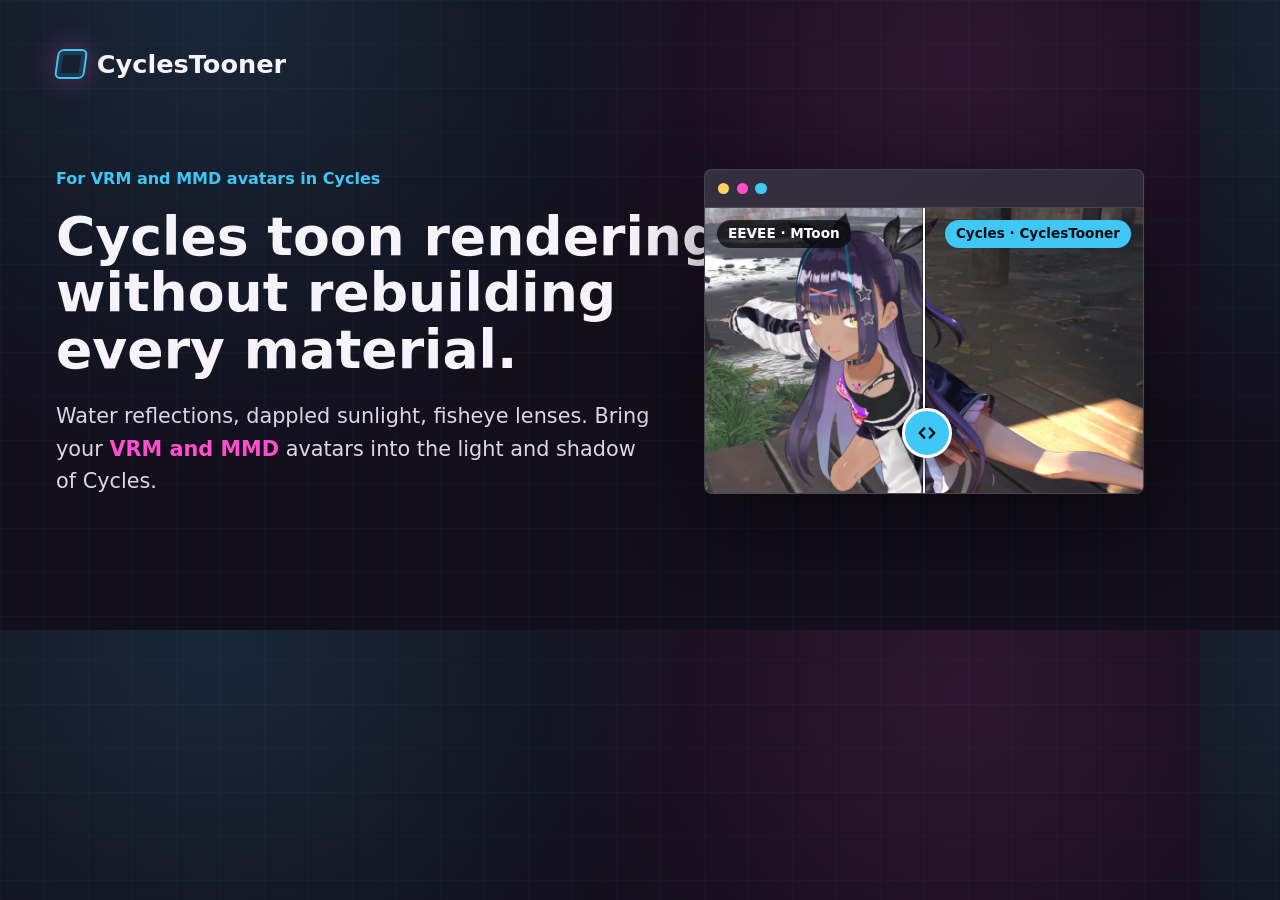
<file: .github/og-image/og.html>
<!doctype html>
<!--
  Source for the GitHub Pages Open Graph images.
  Render at 1200x630 and save as .github/pages/assets/og-image-en.png and
  og-image-ja.png. Open with ?lang=ja for the Japanese version. See README.md.
-->
<html lang="en">
<head>
  <meta charset="utf-8">
  <title>CyclesTooner OGP</title>
  <link rel="stylesheet" href="../pages/assets/site.css">
  <style>
    html, body {
      width: 1200px;
      height: 630px;
      overflow: hidden;
    }

    .og {
      display: grid;
      grid-template-rows: auto 1fr;
      height: 630px;
      padding: 44px 56px 52px;
    }

    .og .brand {
      display: flex;
      align-items: center;
      font-size: 1.6rem;
    }

    .og .brand-mark {
      width: 1.9rem;
      height: 1.9rem;
    }

    .og-body {
      display: grid;
      grid-template-columns: minmax(0, 1fr) 440px;
      gap: 44px;
      align-items: center;
    }

    .og .eyebrow {
      margin: 0 0 1.1rem;
      font-size: 1rem;
    }

    .og h1 {
      margin: 0 0 1.4rem;
      font-size: 3.35rem;
      line-height: 1.05;
    }

    .og h1 span {
      display: block;
      white-space: nowrap;
    }

    :lang(ja) .og h1 {
      font-size: 3.05rem;
      line-height: 1.2;
    }

    .og-lede {
      margin: 0;
      color: var(--soft);
      font-size: 1.3rem;
      line-height: 1.55;
      line-break: strict;
    }

    :lang(ja) .og-lede {
      word-break: keep-all;
    }

    .og-lede strong {
      color: var(--magenta);
    }

    .og .viewport-frame {
      min-height: 0;
    }

    /* A still of the hero slider at its initial 50% position. */
    .og .ba-hint {
      display: none;
    }

    .og .ba-label {
      font-size: 0.85rem;
    }
  </style>
</head>
<body>
  <div class="og">
    <div class="brand">
      <span class="brand-mark" aria-hidden="true"></span>
      <span>CyclesTooner</span>
    </div>
    <div class="og-body">
      <div>
        <p class="eyebrow" data-en="For VRM and MMD avatars in Cycles" data-ja="VRM・MMDのアバターを、Cyclesで"></p>
        <h1 data-en="&lt;span&gt;Cycles toon rendering,&lt;/span&gt;&lt;span&gt;without rebuilding&lt;/span&gt;&lt;span&gt;every material.&lt;/span&gt;" data-ja="&lt;span&gt;マテリアルを作り直さず、&lt;/span&gt;&lt;span&gt;Cyclesでトゥーン表現へ。&lt;/span&gt;"></h1>
        <p class="og-lede" data-en="Water reflections, dappled sunlight, fisheye lenses. Bring your &lt;strong&gt;VRM and MMD&lt;/strong&gt; avatars into the light and shadow of Cycles." data-ja="水面の反射も、&lt;wbr&gt;木漏れ日も、&lt;wbr&gt;魚眼レンズも。&lt;wbr&gt;&lt;strong&gt;VRMやMMD&lt;/strong&gt;のアバターを、&lt;wbr&gt;Cyclesの光と影の中へ。"></p>
      </div>
      <div class="viewport-frame">
        <div class="viewport-toolbar">
          <span></span><span></span><span></span>
        </div>
        <div class="ba" style="--pos: 50%">
          <img class="ba-before" src="../pages/assets/hero-eevee.webp" alt="">
          <img class="ba-after" src="../pages/assets/hero-cycles.webp" alt="">
          <span class="ba-label ba-label-before">EEVEE · MToon</span>
          <span class="ba-label ba-label-after">Cycles · CyclesTooner</span>
          <span class="ba-handle"></span>
        </div>
      </div>
    </div>
  </div>
  <script>
    const lang = new URLSearchParams(location.search).get("lang") === "ja" ? "ja" : "en";
    document.documentElement.lang = lang;
    for (const element of document.querySelectorAll("[data-en]")) {
      element.innerHTML = element.dataset[lang];
    }
    if (lang === "ja") {
      document.querySelector(".ba-label-before").textContent = "EEVEE・MToon";
      document.querySelector(".ba-label-after").textContent = "Cycles・CyclesTooner";
    }
  </script>
</body>
</html>
</file>
<file: .github/pages/assets/site.css>
:root {
  color-scheme: dark;
  --bg: #120e1a;
  --panel: #1b1526;
  --panel-strong: #261d36;
  --line: rgba(255, 255, 255, 0.12);
  --text: #f6f3fb;
  --muted: #b3a9c4;
  --soft: #ddd6ea;
  --cyan: #3fc8f5;
  --magenta: #ff4fcf;
  --gold: #ffd166;
  --shadow: 0 24px 80px rgba(0, 0, 0, 0.45);
}

* {
  box-sizing: border-box;
}

html {
  scroll-behavior: smooth;
}

body {
  margin: 0;
  min-width: 320px;
  background:
    linear-gradient(rgba(63, 200, 245, 0.035) 1px, transparent 1px),
    linear-gradient(90deg, rgba(63, 200, 245, 0.03) 1px, transparent 1px),
    radial-gradient(circle at 18% 0%, rgba(63, 200, 245, 0.14), transparent 30rem),
    radial-gradient(circle at 80% 10%, rgba(255, 79, 207, 0.12), transparent 26rem),
    var(--bg);
  background-size: 44px 44px, 44px 44px, auto, auto, auto;
  color: var(--text);
  font-family: Inter, ui-sans-serif, system-ui, -apple-system, BlinkMacSystemFont, "Segoe UI", sans-serif;
  line-height: 1.6;
}

a {
  color: inherit;
}

.site-header {
  position: sticky;
  top: 0;
  z-index: 10;
  display: flex;
  align-items: center;
  justify-content: space-between;
  gap: 1.5rem;
  padding: 1rem clamp(1rem, 3vw, 2rem);
  border-bottom: 1px solid var(--line);
  background: rgba(18, 14, 26, 0.82);
  backdrop-filter: blur(18px);
}

.brand,
.top-nav,
.hero-actions,
.site-footer {
  display: flex;
  align-items: center;
}

.brand {
  gap: 0.65rem;
  color: var(--text);
  font-weight: 800;
  text-decoration: none;
}

.brand-mark {
  width: 1.35rem;
  height: 1.35rem;
  border: 2px solid var(--cyan);
  border-radius: 6px;
  box-shadow: inset 0 0 0 4px rgba(63, 200, 245, 0.16), 0 0 28px rgba(255, 79, 207, 0.35);
  transform: skew(-8deg);
}

.top-nav {
  gap: clamp(0.7rem, 2vw, 1.2rem);
  color: var(--muted);
  font-size: 0.94rem;
}

.top-nav a {
  text-decoration: none;
}

.top-nav a:hover {
  color: var(--text);
}

.language-switch {
  padding: 0.35rem 0.65rem;
  border: 1px solid var(--line);
  border-radius: 999px;
  color: var(--text);
}

.hero,
.section,
.proof-strip,
.showcase-grid,
.asset-credits,
.site-footer {
  width: calc(100% - 2rem);
  max-width: 1160px;
  margin-inline: auto;
}

.hero {
  display: grid;
  grid-template-columns: minmax(0, 1.02fr) minmax(320px, 0.98fr);
  gap: clamp(2rem, 5vw, 4rem);
  align-items: center;
  /* Fill the first screen, but stop growing on very tall displays. */
  min-height: min(calc(100svh - 70px), 920px);
  padding: clamp(3rem, 8vw, 6rem) 0 3rem;
}

.eyebrow {
  margin: 0 0 0.75rem;
  color: var(--cyan);
  font-size: 0.78rem;
  font-weight: 800;
  letter-spacing: 0;
}

h1,
h2,
h3,
p {
  margin-top: 0;
}

h1 {
  max-width: 780px;
  margin-bottom: 1.25rem;
  font-size: clamp(3rem, 6.6vw, 6.9rem);
  line-height: 0.92;
  letter-spacing: 0;
}

h2 {
  max-width: 780px;
  margin-bottom: 1rem;
  font-size: clamp(2rem, 4vw, 4.2rem);
  line-height: 1;
  letter-spacing: 0;
}

h3 {
  margin-bottom: 0.8rem;
  font-size: 1.18rem;
  line-height: 1.25;
}

:lang(ja) h2,
:lang(ja) h3,
:lang(ja) .eyebrow,
:lang(ja) .hero-lede,
:lang(ja) .section-lede {
  line-break: strict;
  overflow-wrap: normal;
  text-wrap: balance;
  word-break: auto-phrase;
}

.hero h1 {
  font-size: clamp(2.4rem, 3.8vw, 4rem);
  line-height: 1;
}

:lang(ja) .hero h1 {
  font-size: clamp(3rem, 4.5vw, 4.8rem);
  line-height: 1.08;
  line-break: strict;
  overflow-wrap: normal;
  text-wrap: balance;
  word-break: normal;
}

:lang(ja) .hero-heading-phrase,
:lang(ja) .hero-lede-phrase {
  white-space: nowrap;
}

.hero-lede {
  max-width: 650px;
  color: var(--soft);
  font-size: clamp(1.05rem, 2vw, 1.35rem);
}

.hero-actions {
  flex-wrap: wrap;
  gap: 0.8rem;
  margin: 2rem 0 1.2rem;
}

.button {
  display: inline-flex;
  align-items: center;
  justify-content: center;
  min-height: 2.9rem;
  padding: 0.78rem 1rem;
  border-radius: 8px;
  font-weight: 800;
  text-decoration: none;
}

.button.primary {
  background: var(--magenta);
  color: #071008;
  box-shadow: 0 12px 36px rgba(255, 79, 207, 0.25);
}

.button.secondary {
  border: 1px solid var(--line);
  background: rgba(255, 255, 255, 0.04);
  color: var(--text);
}

.repo-url,
.install-panel {
  display: grid;
  gap: 0.35rem;
  max-width: 100%;
  padding: 0.85rem;
  border: 1px solid var(--line);
  border-radius: 8px;
  background: rgba(255, 255, 255, 0.045);
}

.repo-url span,
.install-panel span {
  color: var(--muted);
  font-size: 0.78rem;
  font-weight: 800;
  text-transform: uppercase;
}

code {
  overflow-wrap: anywhere;
  color: var(--magenta);
  font-family: "SFMono-Regular", Consolas, "Liberation Mono", monospace;
  font-size: 0.92rem;
}

.hero-visual {
  min-width: 0;
}

.hero-compare {
  margin: 0;
}

.viewport-frame.ba-frame {
  min-height: 0;
}

.ba {
  position: relative;
  aspect-ratio: 1920 / 1249;
  overflow: hidden;
  user-select: none;
  touch-action: pan-y;
}

.ba img {
  position: absolute;
  inset: 0;
  display: block;
  width: 100%;
  height: 100%;
  object-fit: cover;
}

.ba .ba-after {
  clip-path: inset(0 0 0 var(--pos, 50%));
}

.ba-range {
  position: absolute;
  inset: 0;
  width: 100%;
  height: 100%;
  margin: 0;
  opacity: 0;
  cursor: ew-resize;
}

.ba-handle {
  position: absolute;
  top: 0;
  bottom: 0;
  left: var(--pos, 50%);
  width: 2px;
  margin-left: -1px;
  background: #fff;
  box-shadow: 0 0 0 1px rgba(0, 0, 0, 0.3);
  pointer-events: none;
}

/* The knob sits low so it does not cover the face. */
.ba-handle::after {
  content: "";
  position: absolute;
  top: 78%;
  left: 50%;
  width: 44px;
  height: 44px;
  margin: -22px 0 0 -22px;
  border: 3px solid #fff;
  border-radius: 50%;
  background: var(--cyan) url("data:image/svg+xml,%3Csvg xmlns='http://www.w3.org/2000/svg' viewBox='0 0 24 24' fill='none' stroke='%23120e1a' stroke-width='2.6' stroke-linecap='round' stroke-linejoin='round'%3E%3Cpath d='m9 7-5 5 5 5M15 7l5 5-5 5'/%3E%3C/svg%3E") center / 22px no-repeat;
  box-shadow: 0 8px 24px rgba(0, 0, 0, 0.45);
}

.ba:has(.ba-range:focus-visible) .ba-handle::after {
  outline: 3px solid var(--magenta);
  outline-offset: 3px;
}

.ba-hint {
  position: absolute;
  top: calc(78% - 56px);
  left: 50%;
  transform: translateX(-50%);
  padding: 3px 10px;
  border-radius: 999px;
  background: rgba(0, 0, 0, 0.6);
  color: #fff;
  font-size: 0.74rem;
  font-weight: 800;
  white-space: nowrap;
  transition: opacity 0.3s;
}

.ba-touched .ba-hint {
  opacity: 0;
}

.ba-label {
  position: absolute;
  top: 12px;
  padding: 5px 11px;
  border-radius: 999px;
  font-size: 0.8rem;
  font-weight: 800;
  line-height: 1.3;
  pointer-events: none;
}

.ba-label-before {
  left: 12px;
  background: rgba(10, 10, 14, 0.78);
  color: #fff;
}

.ba-label-after {
  right: 12px;
  background: var(--cyan);
  color: #0b0a10;
}

.hero-compare figcaption {
  margin-top: 0.8rem;
  color: var(--muted);
  font-size: 0.82rem;
  line-height: 1.7;
}

.hero-compare .credit {
  display: block;
  margin-top: 0.2rem;
  opacity: 0.8;
}

.viewport-frame,
.image-shell {
  position: relative;
  overflow: hidden;
  border: 1px solid rgba(255, 255, 255, 0.16);
  border-radius: 8px;
  background:
    linear-gradient(135deg, rgba(255, 255, 255, 0.08), rgba(255, 255, 255, 0.02)),
    var(--panel);
  box-shadow: var(--shadow);
}

.viewport-frame {
  min-height: 520px;
}

.viewport-toolbar {
  display: flex;
  gap: 0.45rem;
  padding: 0.8rem;
  border-bottom: 1px solid var(--line);
  background: rgba(255, 255, 255, 0.04);
}

.viewport-toolbar span {
  width: 0.72rem;
  height: 0.72rem;
  border-radius: 999px;
  background: var(--gold);
}

.viewport-toolbar span:nth-child(2) {
  background: var(--magenta);
}

.viewport-toolbar span:nth-child(3) {
  background: var(--cyan);
}

.viewport-frame img,
.image-shell img {
  display: block;
  width: 100%;
  height: 100%;
  object-fit: cover;
}

.viewport-frame picture {
  display: block;
  height: calc(100% - 45px);
}

.screenshot-placeholder {
  position: absolute;
  inset: 45px 0 0;
  display: none;
  place-content: center;
  gap: 0.3rem;
  padding: 2rem;
  text-align: center;
  background:
    linear-gradient(120deg, rgba(63, 200, 245, 0.13), transparent 34%),
    repeating-linear-gradient(135deg, rgba(255, 255, 255, 0.045) 0 1px, transparent 1px 18px);
}

.image-shell .screenshot-placeholder {
  inset: 0;
}

.image-error .screenshot-placeholder {
  display: grid;
}

.screenshot-placeholder span {
  color: var(--cyan);
  font-size: 0.78rem;
  font-weight: 800;
  text-transform: uppercase;
}

.screenshot-placeholder strong {
  font-size: clamp(1.35rem, 4vw, 2.4rem);
  line-height: 1.1;
}

.proof-strip {
  display: grid;
  grid-template-columns: repeat(4, 1fr);
  gap: 1px;
  overflow: hidden;
  border: 1px solid var(--line);
  border-radius: 8px;
  background: var(--line);
}

.proof-strip div {
  display: grid;
  gap: 0.3rem;
  padding: 1.2rem;
  background: rgba(27, 21, 38, 0.86);
}

.proof-strip strong {
  color: var(--text);
}

.proof-strip span,
.feature-card p,
.feature-card li,
.screenshot-card p,
.install-steps,
.requirements dd {
  color: var(--muted);
}

.section {
  padding: clamp(4rem, 9vw, 7rem) 0 0;
}

.section-heading {
  margin-bottom: 1.6rem;
}

.section-lede {
  max-width: 760px;
  color: var(--soft);
  font-size: 1.08rem;
}

.updates-section {
  padding-top: clamp(3rem, 6vw, 5rem);
}

.updates-heading {
  display: flex;
  align-items: end;
  justify-content: space-between;
  gap: 1rem;
  margin-bottom: 1rem;
}

.updates-heading h2 {
  margin-bottom: 0;
  font-size: clamp(1.7rem, 3vw, 2.6rem);
}

.update-list {
  overflow: hidden;
  border: 1px solid var(--line);
  border-radius: 8px;
  background: rgba(27, 21, 38, 0.62);
}

.update-entry + .update-entry {
  border-top: 1px solid var(--line);
}

.update-entry summary {
  display: grid;
  grid-template-columns: 5.5rem minmax(0, 1fr) auto;
  gap: 1rem;
  align-items: center;
  padding: 0.9rem 1rem;
  cursor: pointer;
  list-style: none;
}

.update-entry summary::-webkit-details-marker {
  display: none;
}

.update-entry summary::after {
  content: "+";
  grid-column: 4;
  color: var(--muted);
  font-size: 1.2rem;
}

.update-entry[open] summary::after {
  content: "−";
}

.update-entry summary:hover {
  background: rgba(255, 255, 255, 0.035);
}

.update-version {
  color: var(--magenta);
  font-family: "SFMono-Regular", Consolas, "Liberation Mono", monospace;
  font-size: 0.86rem;
  font-weight: 800;
}

.update-entry summary strong {
  font-size: 0.98rem;
}

.update-entry time {
  color: var(--muted);
  font-size: 0.82rem;
  white-space: nowrap;
}

.update-entry ul {
  display: grid;
  gap: 0.35rem;
  margin: 0;
  padding: 0 3.5rem 1rem 7.6rem;
  color: var(--muted);
  font-size: 0.91rem;
}

.feature-grid {
  display: grid;
  grid-template-columns: repeat(3, 1fr);
  gap: 1rem;
}

.feature-card,
.screenshot-card,
.look-card,
.install-steps,
.install-panel,
.requirements dl {
  border: 1px solid var(--line);
  border-radius: 8px;
  background: rgba(27, 21, 38, 0.82);
}

.feature-card {
  padding: 1.25rem;
}

.feature-card ul {
  display: grid;
  gap: 0.4rem;
  margin: 1rem 0 0;
  padding-left: 1.1rem;
}

.showcase-grid {
  display: grid;
  grid-template-columns: repeat(2, 1fr);
  gap: 1rem;
  padding-top: clamp(2rem, 5vw, 4rem);
}

.screenshot-card {
  overflow: hidden;
}

.screenshot-card h3,
.screenshot-card p {
  margin-inline: 1.2rem;
}

.screenshot-card h3 {
  margin-top: 1.1rem;
}

.screenshot-card p {
  margin-bottom: 1.2rem;
}

.image-shell {
  min-height: 300px;
  border-width: 0 0 1px;
  border-radius: 0;
  box-shadow: none;
}

.cycles-section {
  position: relative;
}

.cycles-look-grid {
  display: grid;
  grid-template-columns: repeat(3, 1fr);
  gap: 1rem;
}

.look-card {
  overflow: hidden;
}

.look-card .image-shell {
  min-height: 250px;
}

.look-card h3,
.look-card p {
  margin-inline: 1.2rem;
}

.look-card h3 {
  margin-top: 1.1rem;
}

.look-card p {
  margin-bottom: 1.2rem;
  color: var(--muted);
}

.install-layout {
  display: grid;
  grid-template-columns: minmax(0, 1fr) minmax(280px, 0.55fr);
  gap: 1rem;
  align-items: start;
}

.guide-layout {
  display: grid;
  grid-template-columns: repeat(2, minmax(0, 1fr));
  gap: 1rem;
  align-items: start;
}

.install-steps {
  padding: 1.4rem;
}

.install-steps ol {
  display: grid;
  gap: 0.8rem;
  margin: 0;
  padding-left: 1.2rem;
}

.install-panel {
  padding: 1.2rem;
}

.install-panel .button {
  margin-top: 0.6rem;
}

.requirements {
  display: grid;
  grid-template-columns: minmax(0, 0.8fr) minmax(0, 1fr);
  gap: 2rem;
  align-items: start;
  padding-bottom: clamp(4rem, 8vw, 6rem);
}

.requirements dl {
  display: grid;
  gap: 1px;
  overflow: hidden;
  margin: 0;
  background: var(--line);
}

.requirements dl > div {
  display: grid;
  grid-template-columns: 9rem 1fr;
  gap: 1rem;
  padding: 1rem;
  background: rgba(27, 21, 38, 0.9);
}

.requirements dt {
  color: var(--text);
  font-weight: 800;
}

.asset-credits {
  margin-block: 0 clamp(2rem, 5vw, 3rem);
  padding: 1rem;
  border: 1px solid var(--line);
  border-radius: 8px;
  background: rgba(27, 21, 38, 0.52);
  color: var(--muted);
  font-size: 0.82rem;
}

.asset-credits h2 {
  margin-bottom: 0.35rem;
  color: var(--soft);
  font-size: 0.95rem;
  line-height: 1.3;
}

.asset-credits p {
  max-width: 820px;
  margin-bottom: 0.7rem;
}

.asset-credits p:last-child {
  margin-bottom: 0;
}

.asset-credits ul {
  display: grid;
  gap: 0.25rem;
  margin: 0;
  padding-left: 1rem;
}

.asset-credits span {
  color: var(--soft);
  font-weight: 700;
}

.asset-credits a {
  color: var(--soft);
  text-decoration-color: rgba(63, 200, 245, 0.55);
  text-underline-offset: 0.18em;
}

.asset-credits a:hover {
  color: var(--text);
}

.site-footer {
  justify-content: space-between;
  gap: 1rem;
  padding: 1.5rem 0 2rem;
  border-top: 1px solid var(--line);
  color: var(--muted);
}

.site-footer a {
  color: var(--soft);
  text-decoration: none;
}

@media (max-width: 900px) {
  .hero,
  .requirements,
  .install-layout,
  .guide-layout {
    grid-template-columns: minmax(0, 1fr);
  }

  .hero {
    min-height: auto;
  }

  .viewport-frame {
    min-height: 400px;
  }

  .proof-strip,
  .feature-grid,
  .cycles-look-grid {
    grid-template-columns: repeat(2, 1fr);
  }
}

@media (max-width: 640px) {
  .ba-label {
    top: 8px;
    padding: 4px 8px;
    font-size: 0.7rem;
  }

  .ba-label-before {
    left: 8px;
  }

  .ba-label-after {
    right: 8px;
  }

  .site-header {
    align-items: flex-start;
    flex-direction: column;
  }

  .top-nav {
    flex-wrap: wrap;
  }

  h1 {
    font-size: clamp(2.65rem, 15vw, 4.2rem);
  }

  .proof-strip,
  .feature-grid,
  .showcase-grid,
  .cycles-look-grid {
    grid-template-columns: 1fr;
  }

  .requirements dl > div {
    grid-template-columns: 1fr;
    gap: 0.25rem;
  }

  .updates-heading {
    align-items: flex-start;
    flex-direction: column;
  }

  .update-entry summary {
    grid-template-columns: auto 1fr auto;
    gap: 0.45rem 0.75rem;
  }

  .update-entry summary strong {
    grid-column: 1 / 3;
    grid-row: 2;
  }

  .update-entry time {
    grid-column: 2;
    grid-row: 1;
    justify-self: end;
  }

  .update-entry summary::after {
    grid-column: 3;
    grid-row: 1 / 3;
  }

  .update-entry ul {
    padding: 0 2.5rem 1rem 2.2rem;
  }

  .site-footer {
    align-items: flex-start;
    flex-direction: column;
  }
}
</file>
